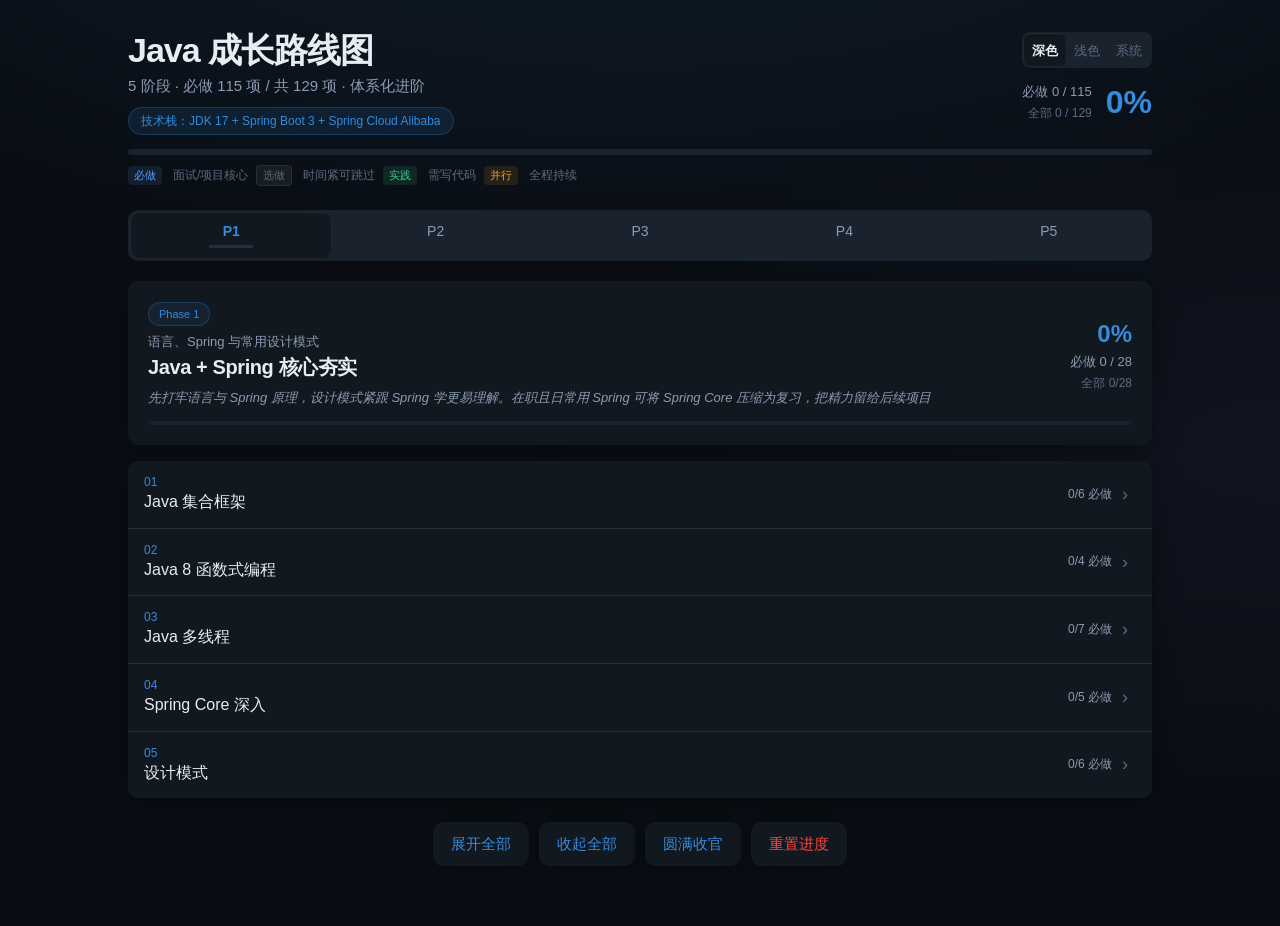
<file: index.html>
<!doctype html>
<html lang="zh-CN">
  <head>
    <meta charset="UTF-8" />
    <meta
      name="viewport"
      content="width=device-width, initial-scale=1.0, viewport-fit=cover"
    />
    <meta name="theme-color" content="#0a0e14" id="metaThemeColor" />
    <meta name="apple-mobile-web-app-capable" content="yes" />
    <meta
      name="apple-mobile-web-app-status-bar-style"
      content="black-translucent"
    />
    <title>Java Development Roadmap · 体系化进阶</title>
    <script src="js/theme-init.js"></script>
    <link rel="stylesheet" href="css/styles.css" />
  </head>
  <body>
    <div class="app" id="app"></div>
    <div class="toast" id="toast" role="status" aria-live="polite"></div>
    <div class="ios-overlay" id="iosOverlay" hidden>
      <div
        class="ios-alert"
        role="alertdialog"
        aria-modal="true"
        aria-labelledby="iosAlertTitle"
        aria-describedby="iosAlertMessage"
      >
        <div class="ios-alert-title" id="iosAlertTitle"></div>
        <div class="ios-alert-message" id="iosAlertMessage"></div>
        <div class="ios-alert-actions" id="iosAlertActions"></div>
      </div>
    </div>
    <div class="section-complete-overlay" id="sectionCompleteOverlay" hidden>
      <canvas
        class="section-complete-confetti"
        id="sectionCompleteConfetti"
        aria-hidden="true"
      ></canvas>
      <div
        class="section-complete-content"
        role="dialog"
        aria-modal="true"
        aria-labelledby="sectionCompleteTitle"
        aria-describedby="sectionCompleteMessage"
      >
        <div class="section-complete-icon" aria-hidden="true">✓</div>
        <h2 class="section-complete-title" id="sectionCompleteTitle">
          小节通关
        </h2>
        <p class="section-complete-week" id="sectionCompleteWeek"></p>
        <p class="section-complete-subtitle" id="sectionCompleteSubtitle"></p>
        <p class="section-complete-message" id="sectionCompleteMessage"></p>
        <button
          type="button"
          class="section-complete-btn"
          id="sectionCompleteClose"
        >
          继续学习
        </button>
      </div>
    </div>
    <div class="victory-overlay" id="victoryOverlay" hidden>
      <canvas
        class="victory-confetti"
        id="victoryConfetti"
        aria-hidden="true"
      ></canvas>
      <div
        class="victory-content"
        role="dialog"
        aria-modal="true"
        aria-labelledby="victoryTitle"
      >
        <div class="victory-icon" aria-hidden="true">🏆</div>
        <h2 class="victory-title" id="victoryTitle">通关！</h2>
        <p class="victory-subtitle">全部必做任务已完成</p>
        <p class="victory-message" id="victoryMessage"></p>
        <div class="victory-stats" id="victoryStats"></div>
        <button type="button" class="victory-btn" id="victoryClose">
          继续浏览
        </button>
      </div>
    </div>
    <div class="ios-overlay ios-overlay-sheet" id="iosSheetOverlay" hidden>
      <div
        class="ios-action-sheet"
        role="dialog"
        aria-modal="true"
        aria-labelledby="iosSheetTitle"
      >
        <div class="ios-sheet-title" id="iosSheetTitle">更多操作</div>
        <div class="ios-sheet-actions" id="iosSheetActions"></div>
        <button type="button" class="ios-sheet-cancel" id="iosSheetCancel">
          取消
        </button>
      </div>
    </div>
    <script src="js/data.js"></script>
    <script src="js/celebration.js"></script>
    <script src="js/app.js"></script>
  </body>
</html>
</file>
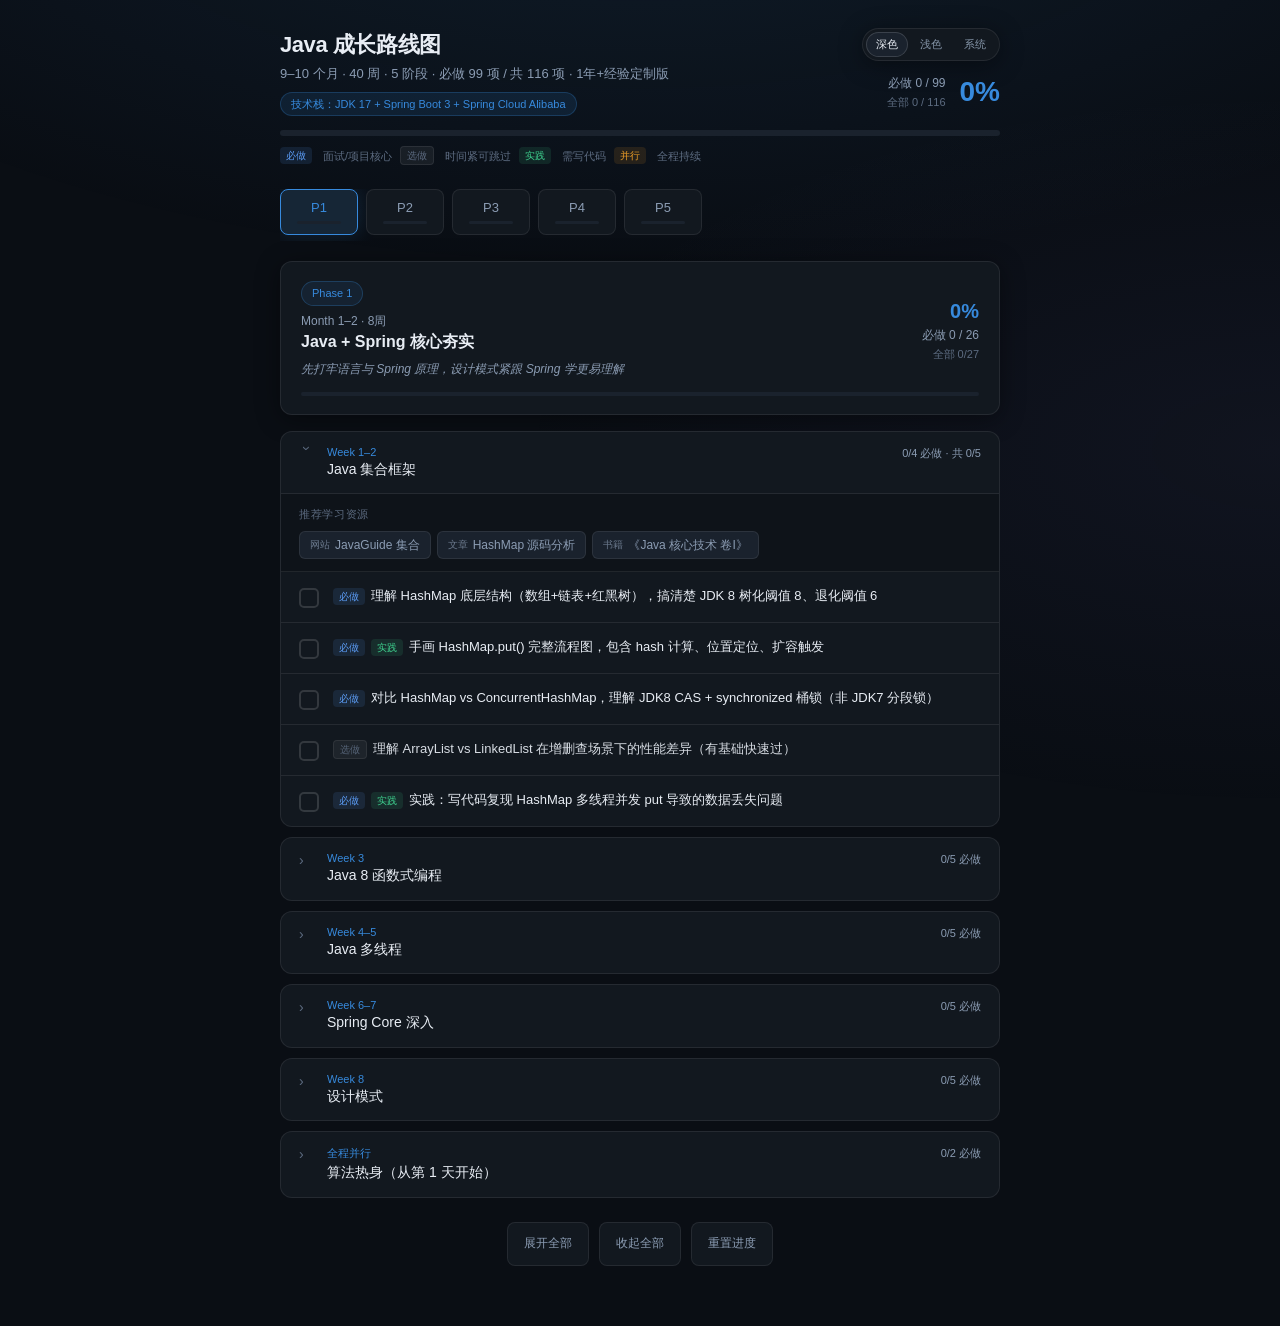
<file: java_growth_roadmap.html>
<!DOCTYPE html>
<html lang="zh-CN">
<head>
  <meta charset="UTF-8" />
  <meta name="viewport" content="width=device-width, initial-scale=1.0, viewport-fit=cover" />
  <meta name="theme-color" content="#0a0e14" id="metaThemeColor" />
  <meta name="apple-mobile-web-app-capable" content="yes" />
  <meta name="apple-mobile-web-app-status-bar-style" content="black-translucent" />
  <title>Java 成长路线图 · 9-10 个月进阶计划</title>
  <script>
    (function () {
      var k = 'java_growth_roadmap_theme';
      var t = localStorage.getItem(k) || 'dark';
      document.documentElement.setAttribute('data-theme', t);
    })();
  </script>
  <style>
    :root,
    [data-theme="dark"] {
      color-scheme: dark;
      --bg: #0a0e14;
      --bg-card: #12181f;
      --bg-card-hover: #161d27;
      --bg-elevated: #1a222d;
      --bg-overlay: rgba(0,0,0,0.2);
      --border: rgba(255,255,255,0.08);
      --border-hover: rgba(255,255,255,0.14);
      --text: #e8edf4;
      --text-secondary: #8b9cb3;
      --text-muted: #5c6b80;
      --accent: #378ADD;
      --success: #3ecf8e;
      --shadow: 0 4px 24px rgba(0,0,0,0.4);
      --gradient-a: rgba(55,138,221,0.12);
      --gradient-b: rgba(127,119,221,0.06);
      --optional-tag-bg: rgba(255,255,255,0.06);
      --theme-meta: #0a0e14;
    }

    [data-theme="light"] {
      color-scheme: light;
      --bg: #f4f6f9;
      --bg-card: #ffffff;
      --bg-card-hover: #eef1f6;
      --bg-elevated: #e3e8ef;
      --bg-overlay: rgba(0,0,0,0.03);
      --border: rgba(0,0,0,0.08);
      --border-hover: rgba(0,0,0,0.14);
      --text: #152030;
      --text-secondary: #5a6b80;
      --text-muted: #8494a7;
      --accent: #2563b8;
      --success: #1a9d5c;
      --shadow: 0 4px 20px rgba(15,23,42,0.08);
      --gradient-a: rgba(55,138,221,0.08);
      --gradient-b: rgba(127,119,221,0.05);
      --optional-tag-bg: rgba(0,0,0,0.04);
      --theme-meta: #f4f6f9;
    }

    [data-theme="system"] {
      color-scheme: dark;
      --bg: #0a0e14;
      --bg-card: #12181f;
      --bg-card-hover: #161d27;
      --bg-elevated: #1a222d;
      --bg-overlay: rgba(0,0,0,0.2);
      --border: rgba(255,255,255,0.08);
      --border-hover: rgba(255,255,255,0.14);
      --text: #e8edf4;
      --text-secondary: #8b9cb3;
      --text-muted: #5c6b80;
      --accent: #378ADD;
      --success: #3ecf8e;
      --shadow: 0 4px 24px rgba(0,0,0,0.4);
      --gradient-a: rgba(55,138,221,0.12);
      --gradient-b: rgba(127,119,221,0.06);
      --optional-tag-bg: rgba(255,255,255,0.06);
      --theme-meta: #0a0e14;
    }

    @media (prefers-color-scheme: light) {
      [data-theme="system"] {
        color-scheme: light;
        --bg: #f4f6f9;
        --bg-card: #ffffff;
        --bg-card-hover: #eef1f6;
        --bg-elevated: #e3e8ef;
        --bg-overlay: rgba(0,0,0,0.03);
        --border: rgba(0,0,0,0.08);
        --border-hover: rgba(0,0,0,0.14);
        --text: #152030;
        --text-secondary: #5a6b80;
        --text-muted: #8494a7;
        --accent: #2563b8;
        --success: #1a9d5c;
        --shadow: 0 4px 20px rgba(15,23,42,0.08);
        --gradient-a: rgba(55,138,221,0.08);
        --gradient-b: rgba(127,119,221,0.05);
        --optional-tag-bg: rgba(0,0,0,0.04);
        --theme-meta: #f4f6f9;
      }
    }

    :root {
      --radius: 12px;
      --radius-sm: 8px;
      --transition: 0.2s ease;
    }

    * { box-sizing: border-box; margin: 0; padding: 0; }

    html {
      -webkit-text-size-adjust: 100%;
      text-size-adjust: 100%;
    }

    body {
      font-family: -apple-system, BlinkMacSystemFont, "Segoe UI", "PingFang SC", "Microsoft YaHei", sans-serif;
      background: var(--bg);
      color: var(--text);
      min-height: 100vh;
      min-height: 100dvh;
      line-height: 1.5;
      overflow-x: hidden;
      -webkit-tap-highlight-color: transparent;
    }

    body::before {
      content: '';
      position: fixed;
      inset: 0;
      background:
        radial-gradient(ellipse 80% 50% at 50% -20%, var(--gradient-a), transparent),
        radial-gradient(ellipse 60% 40% at 100% 50%, var(--gradient-b), transparent);
      pointer-events: none;
      z-index: 0;
      transition: background 0.25s ease;
    }

    body {
      transition: background-color 0.25s ease, color 0.25s ease;
    }

    .app {
      position: relative;
      z-index: 1;
      width: 100%;
      max-width: 760px;
      margin: 0 auto;
      padding: 28px 20px calc(60px + env(safe-area-inset-bottom, 0px));
      padding-top: calc(28px + env(safe-area-inset-top, 0px));
    }

    /* Header */
    .header {
      margin-bottom: 24px;
    }

    .header-top {
      display: flex;
      justify-content: space-between;
      align-items: flex-start;
      gap: 16px;
      margin-bottom: 14px;
    }

    .header-main { flex: 1; min-width: 0; }

    .header-actions {
      display: flex;
      flex-direction: column;
      align-items: flex-end;
      gap: 10px;
      flex-shrink: 0;
    }

    /* Theme switcher */
    .theme-switcher {
      display: inline-flex;
      padding: 3px;
      border-radius: 999px;
      border: 1px solid var(--border);
      background: var(--bg-card);
      box-shadow: var(--shadow);
      gap: 2px;
    }

    .theme-btn {
      border: none;
      background: transparent;
      color: var(--text-muted);
      font-size: 11px;
      line-height: 1;
      padding: 7px 10px;
      border-radius: 999px;
      cursor: pointer;
      font-family: inherit;
      white-space: nowrap;
      touch-action: manipulation;
      transition: all var(--transition);
    }

    .theme-btn:hover {
      color: var(--text);
      background: var(--bg-card-hover);
    }

    .theme-btn.active {
      color: var(--text);
      background: var(--bg-elevated);
      box-shadow: inset 0 0 0 1px var(--border-hover);
      font-weight: 500;
    }

    .header h1 {
      font-size: 22px;
      font-weight: 600;
      letter-spacing: -0.02em;
    }

    .header .subtitle {
      font-size: 13px;
      color: var(--text-secondary);
      margin-top: 4px;
      line-height: 1.45;
      word-break: break-word;
    }

    .header .badge {
      display: inline-block;
      margin-top: 8px;
      padding: 3px 10px;
      font-size: 11px;
      color: var(--accent);
      background: rgba(55,138,221,0.12);
      border: 1px solid rgba(55,138,221,0.25);
      border-radius: 20px;
    }

    .overall-progress {
      text-align: right;
      flex-shrink: 0;
      display: flex;
      align-items: center;
      gap: 14px;
    }

    .overall-pct {
      font-size: 28px;
      font-weight: 600;
      font-variant-numeric: tabular-nums;
      transition: color 0.3s;
    }

    .overall-label {
      font-size: 12px;
      color: var(--text-secondary);
    }

    .progress-track {
      height: 6px;
      background: var(--bg-elevated);
      border-radius: 3px;
      overflow: hidden;
    }

    .progress-fill {
      height: 100%;
      border-radius: 3px;
      transition: width 0.45s cubic-bezier(0.4, 0, 0.2, 1);
      background: linear-gradient(90deg, var(--phase-color, var(--accent)), color-mix(in srgb, var(--phase-color, var(--accent)) 70%, white));
    }

    /* Phase tabs */
    .phase-tabs {
      display: flex;
      gap: 8px;
      overflow-x: auto;
      overflow-y: hidden;
      padding-bottom: 6px;
      margin-bottom: 20px;
      scrollbar-width: none;
      -ms-overflow-style: none;
      scroll-snap-type: x proximity;
      -webkit-overflow-scrolling: touch;
    }

    .phase-tabs::-webkit-scrollbar { display: none; }

    .phase-tab {
      flex-shrink: 0;
      padding: 10px 16px;
      border-radius: var(--radius-sm);
      border: 1px solid var(--border);
      background: var(--bg-card);
      color: var(--text-secondary);
      cursor: pointer;
      font-size: 13px;
      transition: all var(--transition);
      display: flex;
      flex-direction: column;
      align-items: center;
      gap: 6px;
      min-width: 72px;
      scroll-snap-align: start;
      touch-action: manipulation;
    }

    .phase-tab:hover {
      border-color: var(--border-hover);
      background: var(--bg-card-hover);
    }

    .phase-tab.active {
      border-color: var(--tab-color);
      background: color-mix(in srgb, var(--tab-color) 12%, var(--bg-card));
      color: var(--tab-color);
      font-weight: 500;
      box-shadow: 0 0 20px color-mix(in srgb, var(--tab-color) 20%, transparent);
    }

    .phase-tab .mini-track {
      width: 44px;
      height: 3px;
      background: var(--bg-elevated);
      border-radius: 2px;
      overflow: hidden;
    }

    .phase-tab .mini-fill {
      height: 100%;
      background: var(--tab-color);
      border-radius: 2px;
      transition: width 0.4s ease;
    }

    /* Phase card */
    .phase-card {
      background: var(--bg-card);
      border: 1px solid var(--border);
      border-radius: var(--radius);
      padding: 18px 20px;
      margin-bottom: 16px;
      box-shadow: var(--shadow);
    }

    .phase-card-header {
      display: flex;
      justify-content: space-between;
      align-items: center;
    }

    .phase-tag {
      display: inline-block;
      font-size: 11px;
      font-weight: 500;
      padding: 3px 10px;
      border-radius: 20px;
      margin-bottom: 6px;
    }

    .phase-title {
      font-size: 16px;
      font-weight: 600;
    }

    .phase-sub {
      font-size: 12px;
      color: var(--text-secondary);
    }

    .phase-pct {
      font-size: 20px;
      font-weight: 600;
      font-variant-numeric: tabular-nums;
    }

    .phase-progress-track {
      margin-top: 14px;
      height: 4px;
    }

    /* Sections */
    .sections { display: flex; flex-direction: column; gap: 10px; }

    .section {
      background: var(--bg-card);
      border: 1px solid var(--border);
      border-radius: var(--radius);
      overflow: hidden;
      transition: border-color var(--transition);
    }

    .section.done {
      border-color: color-mix(in srgb, var(--success) 30%, var(--border));
    }

    .section-header {
      width: 100%;
      padding: 14px 18px;
      background: transparent;
      border: none;
      color: var(--text);
      cursor: pointer;
      display: flex;
      align-items: flex-start;
      gap: 12px;
      text-align: left;
      font-family: inherit;
      transition: background var(--transition);
      touch-action: manipulation;
    }

    .section-header:hover { background: var(--bg-card-hover); }

    .section-chevron {
      color: var(--text-muted);
      font-size: 14px;
      transition: transform 0.25s ease;
      flex-shrink: 0;
      width: 16px;
    }

    .section.open .section-chevron { transform: rotate(90deg); }

    .section-info { flex: 1; min-width: 0; }

    .section-meta {
      display: block;
    }

    .section-week {
      display: block;
      font-size: 11px;
      font-weight: 500;
      margin-bottom: 2px;
    }

    .section-title {
      display: block;
      font-size: 14px;
      font-weight: 500;
      line-height: 1.4;
      word-break: break-word;
    }

    .section-count {
      font-size: 11px;
      color: var(--text-secondary);
      flex-shrink: 0;
      font-variant-numeric: tabular-nums;
      text-align: right;
      line-height: 1.35;
      max-width: 42%;
    }

    .section-count.all-done { color: var(--success); }

    .section-body {
      border-top: 1px solid var(--border);
      display: none;
    }

    .section.open .section-body { display: block; }

    /* Resources */
    .resources {
      padding: 12px 18px;
      background: var(--bg-overlay);
      border-bottom: 1px solid var(--border);
    }

    .resources-label {
      font-size: 11px;
      color: var(--text-muted);
      text-transform: uppercase;
      letter-spacing: 0.06em;
      margin-bottom: 8px;
    }

    .resource-list {
      display: flex;
      flex-wrap: wrap;
      gap: 6px;
    }

    .resource-link {
      display: inline-flex;
      align-items: center;
      gap: 5px;
      padding: 4px 10px;
      font-size: 12px;
      border-radius: 6px;
      text-decoration: none;
      transition: all var(--transition);
      border: 1px solid var(--border);
      color: var(--text-secondary);
      background: var(--bg-elevated);
    }

    .resource-link:hover {
      border-color: var(--phase-color);
      color: var(--phase-color);
      background: color-mix(in srgb, var(--phase-color) 8%, var(--bg-elevated));
    }

    .resource-link .rtype {
      font-size: 10px;
      opacity: 0.7;
    }

    .resource-link.no-url {
      cursor: default;
      pointer-events: none;
    }

    /* Tasks */
    .task {
      display: flex;
      align-items: flex-start;
      gap: 14px;
      padding: 14px 18px;
      cursor: pointer;
      transition: background var(--transition);
      user-select: none;
      touch-action: manipulation;
      min-height: 48px;
    }

    .task:active { background: var(--bg-card-hover); }

    .task:hover { background: var(--bg-card-hover); }

    .task + .task { border-top: 1px solid var(--border); }

    .checkbox {
      width: 20px;
      height: 20px;
      border-radius: 5px;
      border: 2px solid var(--border-hover);
      flex-shrink: 0;
      margin-top: 2px;
      display: flex;
      align-items: center;
      justify-content: center;
      transition: all 0.2s cubic-bezier(0.4, 0, 0.2, 1);
    }

    .task:hover .checkbox { border-color: var(--phase-color); }

    .task.done .checkbox {
      background: var(--phase-color);
      border-color: var(--phase-color);
      transform: scale(1.05);
    }

    .checkbox svg {
      width: 11px;
      height: 9px;
      opacity: 0;
      transform: scale(0.5);
      transition: all 0.2s ease;
    }

    .task.done .checkbox svg {
      opacity: 1;
      transform: scale(1);
    }

    .task-text {
      font-size: 13px;
      line-height: 1.55;
      transition: all var(--transition);
      flex: 1;
      min-width: 0;
      word-break: break-word;
    }

    .task.done .task-text {
      color: var(--text-muted);
      text-decoration: line-through;
      text-decoration-color: var(--text-muted);
    }

    .task-tag {
      display: inline-block;
      font-size: 10px;
      padding: 1px 6px;
      border-radius: 4px;
      margin-right: 6px;
      vertical-align: middle;
      font-weight: 500;
    }

    .task-tag.practice {
      color: #3ecf8e;
      background: rgba(62,207,142,0.12);
    }

    .task-tag.parallel {
      color: #EF9F27;
      background: rgba(239,159,39,0.12);
    }

    .task-tag.required {
      color: #5b9cf5;
      background: rgba(91,156,245,0.12);
    }

    .task-tag.optional {
      color: var(--text-muted);
      background: var(--optional-tag-bg);
      border: 1px solid var(--border);
    }

    .task.optional-task .task-text { opacity: 0.92; }

    .legend {
      display: flex;
      flex-wrap: wrap;
      gap: 8px;
      margin-top: 10px;
    }

    .legend-item {
      font-size: 11px;
      color: var(--text-muted);
      display: inline-flex;
      align-items: center;
      gap: 5px;
    }

    .required-label {
      font-size: 11px;
      color: var(--text-muted);
      margin-top: 2px;
    }

    /* Footer actions */
    .footer-actions {
      display: flex;
      gap: 10px;
      margin-top: 24px;
      justify-content: center;
    }

    .btn {
      padding: 10px 16px;
      font-size: 12px;
      border-radius: var(--radius-sm);
      border: 1px solid var(--border);
      background: var(--bg-card);
      color: var(--text-secondary);
      cursor: pointer;
      font-family: inherit;
      transition: all var(--transition);
      touch-action: manipulation;
      min-height: 44px;
    }

    .btn:hover {
      border-color: var(--border-hover);
      color: var(--text);
      background: var(--bg-card-hover);
    }

    .btn-danger:hover {
      border-color: rgba(216,90,48,0.4);
      color: #e87a5a;
    }

    /* Toast */
    .toast {
      position: fixed;
      bottom: calc(28px + env(safe-area-inset-bottom, 0px));
      left: 50%;
      transform: translateX(-50%) translateY(80px);
      background: var(--bg-elevated);
      border: 1px solid var(--success);
      color: var(--success);
      padding: 10px 20px;
      border-radius: var(--radius-sm);
      font-size: 13px;
      box-shadow: var(--shadow);
      opacity: 0;
      transition: all 0.35s cubic-bezier(0.4, 0, 0.2, 1);
      z-index: 100;
      pointer-events: none;
      max-width: calc(100vw - 32px);
      text-align: center;
      line-height: 1.45;
    }

    .toast.show {
      opacity: 1;
      transform: translateX(-50%) translateY(0);
    }

    @media (max-width: 640px) {
      .app {
        padding: 16px 14px calc(48px + env(safe-area-inset-bottom, 0px));
        padding-top: calc(16px + env(safe-area-inset-top, 0px));
      }

      .header { margin-bottom: 18px; }

      .header-top {
        flex-direction: column;
        gap: 12px;
      }

      .header-actions {
        width: 100%;
        flex-direction: column;
        align-items: stretch;
        gap: 10px;
      }

      .theme-switcher {
        width: 100%;
        display: flex;
        justify-content: space-between;
      }

      .theme-btn {
        flex: 1;
        padding: 8px 6px;
        font-size: 10px;
      }

      .header-main { width: 100%; }

      .header h1 { font-size: 20px; }

      .header .subtitle { font-size: 12px; }

      .header .badge {
        font-size: 10px;
        line-height: 1.4;
        max-width: 100%;
      }

      .overall-progress {
        text-align: left;
        width: 100%;
        display: flex;
        align-items: center;
        justify-content: space-between;
        gap: 12px;
        padding: 12px 14px;
        background: var(--bg-card);
        border: 1px solid var(--border);
        border-radius: var(--radius-sm);
      }

      .overall-pct { font-size: 24px; }

      .overall-label,
      .required-label { font-size: 11px; }

      .legend {
        gap: 6px 10px;
      }

      .legend-item { font-size: 10px; }

      .phase-tabs {
        margin-left: -4px;
        margin-right: -4px;
        padding-left: 4px;
        padding-right: 4px;
      }

      .phase-tab {
        min-width: 62px;
        padding: 8px 12px;
        font-size: 12px;
      }

      .phase-card {
        padding: 14px 16px;
      }

      .phase-card-header {
        flex-direction: column;
        align-items: stretch;
        gap: 12px;
      }

      .phase-card-header > div:last-child {
        display: flex;
        align-items: center;
        justify-content: space-between;
        padding-top: 10px;
        border-top: 1px solid var(--border);
      }

      .phase-title { font-size: 15px; }

      .phase-pct { font-size: 18px; }

      .section-header {
        flex-wrap: wrap;
        padding: 12px 14px;
        gap: 10px;
      }

      .section-chevron { margin-top: 2px; }

      .section-count {
        max-width: 100%;
        width: 100%;
        padding-left: 26px;
        margin-top: 2px;
        text-align: left;
        font-size: 10px;
      }

      .resources,
      .task {
        padding-left: 14px;
        padding-right: 14px;
      }

      .resource-link {
        font-size: 11px;
        padding: 6px 10px;
        max-width: 100%;
        word-break: break-word;
      }

      .task {
        gap: 12px;
        padding-top: 12px;
        padding-bottom: 12px;
      }

      .task-text { font-size: 12px; }

      .task-tag {
        font-size: 9px;
        margin-bottom: 2px;
      }

      .footer-actions {
        flex-wrap: wrap;
        gap: 8px;
      }

      .btn {
        flex: 1 1 calc(50% - 4px);
        font-size: 11px;
        padding: 10px 8px;
      }

      .btn-danger {
        flex: 1 1 100%;
      }
    }

    @media (max-width: 380px) {
      .header h1 { font-size: 18px; }

      .overall-progress {
        flex-direction: column;
        align-items: flex-start;
      }

      .phase-tab { min-width: 56px; }

      .section-count {
        padding-left: 0;
        line-height: 1.5;
      }

      .footer-actions { flex-direction: column; }

      .btn { flex: 1 1 100%; width: 100%; }
    }
  </style>
</head>
<body>
  <div class="app" id="app"></div>
  <div class="toast" id="toast"></div>

  <script>
  const SK = 'java_growth_roadmap_v3';
  const THEME_SK = 'java_growth_roadmap_theme';
  const TOTAL_WEEKS = 40;

  const PHASES = [
    {
      id:'p1', n:1, title:'Java + Spring 核心夯实', sub:'Month 1–2 · 8周', color:'#378ADD',
      note:'先打牢语言与 Spring 原理，设计模式紧跟 Spring 学更易理解',
      sections:[
        { id:'s101', week:'Week 1–2', title:'Java 集合框架',
          resources:[
            { label:'JavaGuide 集合', url:'https://javaguide.cn/java/collection/', type:'网站' },
            { label:'HashMap 源码分析', url:'https://javaguide.cn/java/collection/hashmap-source-code.html', type:'文章' },
            { label:'《Java 核心技术 卷I》', type:'书籍' },
          ],
          tasks:[
            { id:'t001', t:'理解 HashMap 底层结构（数组+链表+红黑树），搞清楚 JDK 8 树化阈值 8、退化阈值 6' },
            { id:'t002', t:'手画 HashMap.put() 完整流程图，包含 hash 计算、位置定位、扩容触发', practice:true },
            { id:'t003', t:'对比 HashMap vs ConcurrentHashMap，理解 JDK8 CAS + synchronized 桶锁（非 JDK7 分段锁）' },
            { id:'t004', t:'理解 ArrayList vs LinkedList 在增删查场景下的性能差异（有基础快速过）', optional:true },
            { id:'t005', t:'实践：写代码复现 HashMap 多线程并发 put 导致的数据丢失问题', practice:true },
          ]
        },
        { id:'s102', week:'Week 3', title:'Java 8 函数式编程',
          resources:[
            { label:'Oracle Java SE 文档', url:'https://docs.oracle.com/en/java/javase/17/', type:'官方' },
            { label:'《Java 核心技术》Lambda 章节', type:'书籍' },
          ],
          tasks:[
            { id:'t011', t:'掌握四大函数式接口：Function、Predicate、Consumer、Supplier' },
            { id:'t012', t:'Stream API：filter / map / flatMap / reduce / collect 各写 2 个例子' },
            { id:'t013', t:'Optional 正确使用，避免 isPresent() + get() 反模式' },
            { id:'t014', t:'CompletableFuture：thenApply / thenCompose / allOf 异步组合' },
            { id:'t015', t:'实践：将工作代码中一段 for 循环改写为 Stream 链式写法', practice:true },
          ]
        },
        { id:'s103', week:'Week 4–5', title:'Java 多线程',
          resources:[
            { label:'《Java 并发编程实战》', type:'书籍' },
            { label:'JavaGuide 并发', url:'https://javaguide.cn/java/concurrent/', type:'网站' },
            { label:'尚硅谷 JUC 教程', url:'https://www.bilibili.com', type:'视频' },
          ],
          tasks:[
            { id:'t021', t:'synchronized：对象锁 vs 类锁，锁升级（偏向→轻量→重量）' },
            { id:'t022', t:'volatile：可见性、禁止重排序，与 synchronized 的区别' },
            { id:'t023', t:'ThreadLocal：原理、内存泄漏原因、正确使用 remove()' },
            { id:'t024', t:'ThreadPoolExecutor：7 个核心参数 + 4 种拒绝策略，结合项目举例' },
            { id:'t025', t:'实践：扫描工作项目，找一处线程安全风险并分析', practice:true },
          ]
        },
        { id:'s104', week:'Week 6–7', title:'Spring Core 深入',
          resources:[
            { label:'Spring 官方文档', url:'https://docs.spring.io/spring-framework/reference/', type:'官方' },
            { label:'Spring Boot 3 文档', url:'https://docs.spring.io/spring-boot/docs/current/reference/html/', type:'官方' },
            { label:'《Spring 实战》第6版', type:'书籍' },
          ],
          tasks:[
            { id:'t031', t:'Spring Bean 生命周期：实例化→注入→Aware→BPP→初始化→销毁' },
            { id:'t032', t:'@Transactional 6 种失效场景，逐一写代码复现', practice:true },
            { id:'t033', t:'AOP：JDK Proxy vs CGLIB，理解同类内调用不触发切面' },
            { id:'t034', t:'Boot 3 自动装配：@EnableAutoConfiguration → AutoConfiguration.imports → @Conditional' },
            { id:'t035', t:'Spring MVC 请求链路：DispatcherServlet → Mapping → Interceptor → Controller' },
          ]
        },
        { id:'s106', week:'Week 8', title:'设计模式',
          resources:[
            { label:'JavaGuide 设计模式', url:'https://javaguide.cn/system-design/design-pattern/', type:'网站' },
            { label:'Refactoring Guru', url:'https://refactoring.guru/design-patterns', type:'教程' },
            { label:'《Head First 设计模式》', type:'书籍' },
          ],
          tasks:[
            { id:'t051', t:'掌握单例、工厂、策略、模板方法、观察者 5 种常用模式及适用场景' },
            { id:'t052', t:'在 JDK/Spring 中找应用：Runtime(单例)、BeanFactory(工厂)、JDK 观察者模式' },
            { id:'t053', t:'理解 Spring AOP 与代理模式的关系，对比代理模式与装饰器模式' },
            { id:'t054', t:'实践：用策略模式重构工作代码中一段 if-else 业务分支', practice:true },
            { id:'t055', t:'整理 5 种模式各 1 个面试问答：解决什么问题、项目里哪用过' },
          ]
        },
        { id:'s105', week:'全程并行', title:'算法热身（从第 1 天开始）',
          resources:[
            { label:'LeetCode 中国', url:'https://leetcode.cn/', type:'刷题' },
            { label:'代码随想录', url:'https://programmercarl.com/', type:'题单' },
          ],
          tasks:[
            { id:'t041', t:'每天 1 题 LeetCode Easy，坚持到求职结束（目标累计 120+）', parallel:true },
            { id:'t042', t:'第 1 月重点：数组、链表各 10 题' },
          ]
        },
      ]
    },
    {
      id:'p2', n:2, title:'基础设施 + 数据库 + JVM', sub:'Month 2.5–4.5 · 9周', color:'#1D9E75',
      note:'JVM 从后期前移至此，面试前留出足够消化时间',
      sections:[
        { id:'s201', week:'Week 9–10', title:'Linux + Docker',
          resources:[
            { label:'Docker 从入门到实践', url:'https://yeasy.gitbook.io/docker_practice/', type:'教程' },
            { label:'Docker 官方文档', url:'https://docs.docker.com/', type:'官方' },
            { label:'鸟哥 Linux 私房菜', type:'书籍' },
          ],
          tasks:[
            { id:'t101', t:'Linux 常用命令：文件、权限、进程（ps/top/kill）' },
            { id:'t102', t:'Vim 基础：Normal/Insert 模式，保存退出、查找替换（vimtutor）', optional:true },
            { id:'t103', t:'Docker：镜像/容器/网络/Volume，掌握 build/run/exec/logs' },
            { id:'t104', t:'编写 Dockerfile 将 Spring Boot 3 应用打包成镜像', practice:true },
            { id:'t105', t:'Docker Compose 多服务配置：depends_on、networks、volumes', practice:true },
          ]
        },
        { id:'s202', week:'Week 11–12', title:'云服务器搭建',
          resources:[
            { label:'腾讯云轻量文档', url:'https://cloud.tencent.com/document/product/1207', type:'官方' },
            { label:'阿里云 ECS 文档', url:'https://help.aliyun.com/product/25365.html', type:'官方' },
            { label:'Nginx 入门指南', url:'https://nginx.org/en/docs/beginners_guide.html', type:'官方' },
          ],
          tasks:[
            { id:'t111', t:'购买云服务器（2核2G），配置 SSH 密钥登录', optional:true },
            { id:'t112', t:'配置安全组/防火墙，理解入站出站端口规则', optional:true },
            { id:'t113', t:'Docker Compose 部署 MySQL + Redis + Nacos', practice:true },
            { id:'t114', t:'验证服务连通性，配置 Nacos 持久化到 MySQL' },
            { id:'t115', t:'域名 + Nginx 反向代理 upstream/proxy_pass', optional:true },
          ]
        },
        { id:'s203', week:'Week 13', title:'Jenkins CI/CD',
          resources:[
            { label:'Jenkins 官方手册', url:'https://www.jenkins.io/doc/book/', type:'官方' },
            { label:'Pipeline 语法', url:'https://www.jenkins.io/doc/book/pipeline/syntax/', type:'官方' },
          ],
          tasks:[
            { id:'t121', t:'Docker 部署 Jenkins，安装 JDK/Maven/Git 插件' },
            { id:'t122', t:'Freestyle 任务：拉代码 → mvn package → 部署到服务器', practice:true },
            { id:'t123', t:'改用 Jenkinsfile 声明式 Pipeline（stages/steps）', practice:true, optional:true },
            { id:'t124', t:'配置 Git Webhook 自动触发构建', optional:true },
            { id:'t125', t:'加入构建通知（钉钉 Webhook 或邮件）', optional:true },
          ]
        },
        { id:'s204', week:'Week 14', title:'MySQL 深入',
          resources:[
            { label:'小林 coding MySQL', url:'https://xiaolincoding.com/mysql/', type:'图解' },
            { label:'《高性能 MySQL》', type:'书籍' },
            { label:'极客时间 MySQL 45讲', url:'https://time.geekbang.org/', type:'课程' },
          ],
          tasks:[
            { id:'t131', t:'EXPLAIN：type 字段含义（system>const>ref>range>index>ALL）' },
            { id:'t132', t:'索引：最左前缀、覆盖索引、索引失效 10 种场景' },
            { id:'t133', t:'MVCC：Read View、undo log、trx_id/roll_pointer 协作' },
            { id:'t134', t:'死锁：4 必要条件，SHOW ENGINE INNODB STATUS 定位' },
            { id:'t135', t:'实践：分析工作中 3 条慢 SQL 并给出索引优化', practice:true },
          ]
        },
        { id:'s205', week:'Week 15', title:'Redis 基础（项目前置）',
          resources:[
            { label:'Redis 官方文档', url:'https://redis.io/docs/', type:'官方' },
            { label:'JavaGuide Redis', url:'https://javaguide.cn/database/redis/', type:'网站' },
            { label:'小林 coding Redis', url:'https://xiaolincoding.com/redis/', type:'图解' },
          ],
          tasks:[
            { id:'t141', t:'五种数据结构使用场景：String/Hash/List/Set/ZSet' },
            { id:'t142', t:'过期策略 + 内存淘汰策略（LRU/LFU）' },
            { id:'t143', t:'缓存穿透/击穿/雪崩的原因与解决方案' },
            { id:'t144', t:'分布式锁：SET NX EX 缺陷 + Redisson 基本原理' },
            { id:'t145', t:'实践：在本地项目实现一个接口缓存 + 缓存更新', practice:true },
          ]
        },
        { id:'s206', week:'Week 16–17', title:'JVM 基础',
          resources:[
            { label:'《深入理解 Java 虚拟机》', type:'书籍' },
            { label:'Oracle JVM 参数', url:'https://docs.oracle.com/en/java/javase/17/docs/specs/man/java.html', type:'官方' },
            { label:'Eclipse MAT', url:'https://eclipse.dev/mat/', type:'工具' },
          ],
          tasks:[
            { id:'t321', t:'JVM 内存区域：堆/栈/方法区/程序计数器，各区 OOM 类型' },
            { id:'t322', t:'GC 算法：标记清除/复制/整理，Minor GC vs Full GC' },
            { id:'t323', t:'G1 收集器：Region 结构、Mixed GC（了解 ZGC 即可）' },
            { id:'t324', t:'OOM 排查：jmap dump + MAT 分析大对象/泄漏', practice:true },
            { id:'t325', t:'JVM 参数：-Xms/-Xmx/-Xss/-XX:+HeapDumpOnOutOfMemoryError' },
          ]
        },
      ]
    },
    {
      id:'p3', n:3, title:'个人微服务项目', sub:'Month 5–7 · 11周（核心，勿压缩）', color:'#EF9F27',
      note:'含 Kafka 实战与分布式事务接入，与微服务项目结合落地',
      sections:[
        { id:'s301', week:'Week 18–19', title:'项目脚手架搭建',
          resources:[
            { label:'Spring Cloud Alibaba', url:'https://sca.aliyun.com/', type:'官方' },
            { label:'Nacos 快速开始', url:'https://nacos.io/docs/latest/quickstart/quick-start/', type:'官方' },
            { label:'Gateway 文档', url:'https://docs.spring.io/spring-cloud-gateway/reference/', type:'官方' },
          ],
          tasks:[
            { id:'t201', t:'规划模块：gateway / auth / user / common，明确职责边界' },
            { id:'t202', t:'Maven 多模块父子工程 + dependencyManagement 统一版本', practice:true },
            { id:'t203', t:'接入 Nacos 服务注册 + 配置中心，服务互相发现', practice:true },
            { id:'t204', t:'Spring Cloud Gateway：路由、Predicate、全局过滤器', practice:true },
            { id:'t205', t:'Feign 服务间调用 + 超时/重试配置', practice:true },
          ]
        },
        { id:'s302', week:'Week 20–21', title:'RBAC 权限系统',
          resources:[
            { label:'Spring Security 文档', url:'https://docs.spring.io/spring-security/reference/', type:'官方' },
            { label:'JWT.io', url:'https://jwt.io/', type:'工具' },
            { label:'RBAC 设计参考', url:'https://javaguide.cn/system-design/security/rbac.html', type:'文章' },
          ],
          tasks:[
            { id:'t211', t:'设计 RBAC 五表：user/role/permission/user_role/role_permission' },
            { id:'t212', t:'JWT 登录流程：登录→颁 Token→网关解析→传递下游', practice:true },
            { id:'t213', t:'Spring Security：UserDetailsService + @PreAuthorize 接口权限', practice:true },
            { id:'t214', t:'网关鉴权过滤器：校验 Token，userId 放入请求头', practice:true },
            { id:'t215', t:'双 Token（Access + Refresh）无感刷新', practice:true, optional:true },
          ]
        },
        { id:'s303', week:'Week 22–23', title:'全链路日志追踪',
          resources:[
            { label:'SLF4J MDC 文档', url:'http://www.slf4j.org/manual.html#mdc', type:'官方' },
            { label:'Logback 配置', url:'https://logback.qos.ch/manual/configuration.html', type:'官方' },
          ],
          tasks:[
            { id:'t221', t:'网关 GlobalFilter 生成 traceId，注入 X-Trace-Id', practice:true },
            { id:'t222', t:'下游 Interceptor：traceId 放入 MDC，请求结束 remove', practice:true },
            { id:'t223', t:'Feign RequestInterceptor 透传 X-Trace-Id', practice:true },
            { id:'t224', t:'Logback pattern 加入 %X{traceId} %X{serviceName}', practice:true },
            { id:'t225', t:'验证：gateway→auth→user 全链路 traceId 一致', practice:true },
          ]
        },
        { id:'s304', week:'Week 24–25', title:'SkyWalking + 项目完善',
          resources:[
            { label:'SkyWalking 文档', url:'https://skywalking.apache.org/docs/', type:'官方' },
            { label:'Knife4j 文档', url:'https://doc.xiaominfo.com/', type:'官方' },
          ],
          tasks:[
            { id:'t231', t:'Docker 部署 SkyWalking OAP + UI', practice:true, optional:true },
            { id:'t232', t:'Java Agent 接入（-javaagent 参数）', practice:true, optional:true },
            { id:'t233', t:'UI 验证调用链路图、耗时分布、异常定位', optional:true },
            { id:'t234', t:'全局异常处理 @RestControllerAdvice + @Validated 参数校验', practice:true },
            { id:'t235', t:'Knife4j 接口文档，完善注解和描述', practice:true },
          ]
        },
        { id:'s305', week:'Week 26–27', title:'Kafka 实战接入',
          resources:[
            { label:'《Kafka 权威指南》', type:'书籍' },
            { label:'Kafka 官方文档', url:'https://kafka.apache.org/documentation/', type:'官方' },
            { label:'Spring Kafka 文档', url:'https://docs.spring.io/spring-kafka/reference/', type:'官方' },
          ],
          tasks:[
            { id:'t241', t:'Docker Compose 部署 Kafka（KRaft 或 ZooKeeper 模式）', practice:true },
            { id:'t242', t:'Spring Kafka 生产者：发送业务消息，配置 acks、retries、幂等', practice:true },
            { id:'t243', t:'消费者：ConsumerGroup、手动提交 Offset、处理重复消费', practice:true },
            { id:'t244', t:'消息不丢失：生产者确认 + Broker 持久化 + 消费者手动 ack', practice:true },
            { id:'t245', t:'项目落地：Kafka 实现异步业务（注册通知、订单状态变更等）', practice:true },
          ]
        },
        { id:'s306', week:'Week 28', title:'分布式事务',
          resources:[
            { label:'Seata 官方文档', url:'https://seata.io/zh-cn/docs/overview/what-is-seata.html', type:'官方' },
            { label:'JavaGuide 分布式事务', url:'https://javaguide.cn/distributed-system/distributed-transaction.html', type:'网站' },
            { label:'SCA Seata 接入', url:'https://sca.aliyun.com/docs/2022/user-guide/seata/overview/', type:'官方' },
          ],
          tasks:[
            { id:'t251', t:'本地事务 vs 分布式事务，2PC/TCC/Saga/消息最终一致性 对比' },
            { id:'t252', t:'Seata AT 模式原理：undo log、一阶段提交、二阶段异步删除' },
            { id:'t253', t:'AT vs TCC vs Saga 适用场景：何时用 Seata、何时用 MQ 最终一致性' },
            { id:'t254', t:'实践：微服务项目接入 Seata，实现跨服务下单扣库存', practice:true },
            { id:'t255', t:'面试准备：哪些场景其实不需要分布式事务（避免过度设计）' },
          ]
        },
      ]
    },
    {
      id:'p4', n:4, title:'深度技术提升', sub:'Month 7.5–8.5 · 6周', color:'#7F77DD',
      sections:[
        { id:'s401', week:'Week 29–30', title:'Redis 深入',
          resources:[
            { label:'《Redis 设计与实现》', type:'书籍' },
            { label:'Redisson Wiki', url:'https://github.com/redisson/redisson/wiki', type:'官方' },
            { label:'JavaGuide Redis 面试', url:'https://javaguide.cn/database/redis/redis-questions.html', type:'网站' },
          ],
          tasks:[
            { id:'t301', t:'底层结构：SDS/跳表/quicklist/listpack' },
            { id:'t302', t:'持久化：RDB vs AOF vs 混合持久化对比' },
            { id:'t303', t:'Redisson WatchDog 自动续期原理' },
            { id:'t304', t:'缓存三大问题深入 + 布隆过滤器/互斥锁/随机TTL' },
            { id:'t305', t:'实践：Lua 脚本实现滑动窗口限流器', practice:true, optional:true },
          ]
        },
        { id:'s402', week:'Week 31–32', title:'系统设计基础',
          resources:[
            { label:'《Kafka 权威指南》', type:'书籍' },
            { label:'Sentinel 文档', url:'https://sentinelguard.io/zh-cn/docs/introduction.html', type:'官方' },
            { label:'JavaGuide 系统设计', url:'https://javaguide.cn/system-design/', type:'网站' },
          ],
          tasks:[
            { id:'t311', t:'Kafka 概念巩固：Topic/Partition/ConsumerGroup/Offset，结合 Phase3 实战回顾' },
            { id:'t312', t:'Sentinel 熔断降级接入项目，理解滑动窗口统计', practice:true, optional:true },
            { id:'t313', t:'雪花算法结构 + 时钟回拨问题与方案' },
            { id:'t314', t:'限流：令牌桶 vs 漏桶 vs 滑动窗口适用场景' },
            { id:'t315', t:'设计秒杀方案：Redis 预减 + Kafka 异步落库 + 幂等', practice:true },
          ]
        },
        { id:'s407', week:'Week 33', title:'JVM 复习巩固',
          resources:[
            { label:'《深入理解 Java 虚拟机》', type:'书籍' },
            { label:'JavaGuide JVM', url:'https://javaguide.cn/java/jvm/', type:'网站' },
          ],
          tasks:[
            { id:'t326', t:'二刷 JVM：手绘内存布局，口述各区域存什么、哪些 OOM' },
            { id:'t327', t:'模拟面试：讲清 G1 GC 流程，与 CMS/ZGC 区别' },
            { id:'t328', t:'模拟面试：线上 OOM 排查步骤（dump→MAT→定位→修复）' },
          ]
        },
        { id:'s404', week:'Week 34', title:'项目完善与文档',
          resources:[
            { label:'JUnit 5 文档', url:'https://junit.org/junit5/docs/current/user-guide/', type:'官方' },
            { label:'JMeter 用户手册', url:'https://jmeter.apache.org/usermanual/index.html', type:'官方' },
            { label:'draw.io', url:'https://app.diagrams.net/', type:'工具' },
          ],
          tasks:[
            { id:'t331', t:'JUnit 5 + Mockito 单测，核心 Service 覆盖率 60%', practice:true, optional:true },
            { id:'t332', t:'JMeter 压测核心接口，分析 TPS/响应时间/错误率', practice:true, optional:true },
            { id:'t333', t:'README：架构图 + 技术选型 + 本地一键启动', practice:true },
            { id:'t334', t:'整理项目亮点 3-5 条，STAR 法则准备讲解稿' },
            { id:'t335', t:'录制 3-5 分钟项目 demo 视频', optional:true },
          ]
        },
      ]
    },
    {
      id:'p5', n:5, title:'求职冲刺', sub:'Month 8.5–10 · 6周', color:'#D85A30',
      sections:[
        { id:'s501', week:'Week 35–37', title:'算法强化',
          resources:[
            { label:'LeetCode 中国', url:'https://leetcode.cn/', type:'刷题' },
            { label:'代码随想录', url:'https://programmercarl.com/', type:'题单' },
            { label:'NeetCode 150', url:'https://neetcode.io/practice', type:'题单' },
          ],
          tasks:[
            { id:'t401', t:'数组/链表：两数之和、反转链表、合并有序链表' },
            { id:'t402', t:'栈/队列：有效括号、最小栈、滑动窗口最大值' },
            { id:'t403', t:'二分：搜索旋转数组、查找首尾位置' },
            { id:'t404', t:'二叉树：前中后序、最大深度、对称二叉树（BFS+DFS）' },
            { id:'t405', t:'目标：本阶段再完成 40 道 Medium，累计总量 120+ 题' },
            { id:'t406', t:'每天 1 题保持手感，直到拿到 offer', parallel:true },
          ]
        },
        { id:'s502', week:'Week 38–40', title:'面试冲刺',
          resources:[
            { label:'JavaGuide 面试题', url:'https://javaguide.cn/interview-preparation/interview-preparation.html', type:'网站' },
            { label:'小林 coding', url:'https://xiaolincoding.com/', type:'图解' },
            { label:'《Java 面试指北》', url:'https://javaguide.cn/zhuanlan/java-mian-shi-zhi-bei.html', type:'专栏' },
          ],
          tasks:[
            { id:'t411', t:'Java 高频 50 题：用自己的话写出理解（不死记硬背）' },
            { id:'t412', t:'MySQL/Redis/Spring/分布式各 20 条高频题 + 答案' },
            { id:'t413', t:'简历优化：项目放首位，量化工作经历（QPS/优化幅度）' },
            { id:'t414', t:'模拟面试 3 次：自我介绍+技术题+项目讲解+反问', practice:true },
            { id:'t415', t:'投递 20-30 家，优先 B 轮以上有技术氛围的互联网公司' },
          ]
        },
      ]
    },
  ];

  // ── State ──
  let done = {};
  let activePhase = 0;
  let open = {};
  let themeMode = localStorage.getItem(THEME_SK) || 'dark';

  function getSystemTheme() {
    return window.matchMedia('(prefers-color-scheme: dark)').matches ? 'dark' : 'light';
  }

  function getResolvedTheme() {
    return themeMode === 'system' ? getSystemTheme() : themeMode;
  }

  function updateThemeMeta() {
    const meta = document.getElementById('metaThemeColor');
    if (!meta) return;
    const color = getComputedStyle(document.documentElement).getPropertyValue('--theme-meta').trim();
    meta.setAttribute('content', color || (getResolvedTheme() === 'dark' ? '#0a0e14' : '#f4f6f9'));
  }

  function themeSwitcherHtml() {
    return `<div class="theme-switcher" role="group" aria-label="主题切换">
      <button type="button" class="theme-btn${themeMode === 'dark' ? ' active' : ''}" data-theme="dark" onclick="setTheme('dark')">深色</button>
      <button type="button" class="theme-btn${themeMode === 'light' ? ' active' : ''}" data-theme="light" onclick="setTheme('light')">浅色</button>
      <button type="button" class="theme-btn${themeMode === 'system' ? ' active' : ''}" data-theme="system" onclick="setTheme('system')">系统</button>
    </div>`;
  }

  function setTheme(mode) {
    if (!['dark', 'light', 'system'].includes(mode)) return;
    themeMode = mode;
    document.documentElement.setAttribute('data-theme', mode);
    localStorage.setItem(THEME_SK, mode);
    updateThemeMeta();
    render();
  }

  function initThemeListener() {
    window.matchMedia('(prefers-color-scheme: dark)').addEventListener('change', () => {
      if (themeMode === 'system') updateThemeMeta();
    });
  }

  function load() {
    try {
      const raw = localStorage.getItem(SK);
      if (raw) {
        const d = JSON.parse(raw);
        if (d.done) done = d.done;
        if (typeof d.p === 'number') activePhase = d.p;
        if (d.open) open = d.open;
      }
    } catch {}
    if (!Object.keys(open).length && PHASES[activePhase]) {
      open[PHASES[activePhase].sections[0].id] = true;
    }
  }

  function saveState() {
    localStorage.setItem(SK, JSON.stringify({ done, p: activePhase, open }));
  }

  function allTasks() {
    return PHASES.flatMap(p => p.sections.flatMap(s => s.tasks));
  }

  function requiredTasks(tasks) {
    return tasks.filter(t => !t.optional);
  }

  function prog(tasks) {
    const n = tasks.filter(t => done[t.id]).length;
    return { n, total: tasks.length, pct: tasks.length ? Math.round(n / tasks.length * 100) : 0 };
  }

  function formatSectionCount(sec) {
    const all = sec.tasks;
    const req = requiredTasks(all);
    const sp = prog(req);
    const spAll = prog(all);
    if (req.length < all.length) {
      return `${sp.n}/${sp.total} 必做 · 共 ${spAll.n}/${spAll.total}`;
    }
    return `${sp.n}/${sp.total} 必做`;
  }

  function showToast(msg) {
    const el = document.getElementById('toast');
    el.textContent = msg;
    el.classList.add('show');
    clearTimeout(showToast._t);
    showToast._t = setTimeout(() => el.classList.remove('show'), 2200);
  }

  function toggleSection(sid) {
    open[sid] = !open[sid];
    saveState();
    render();
  }

  function goPhase(i) {
    activePhase = i;
    const first = PHASES[i].sections[0].id;
    open = { [first]: true };
    saveState();
    render();
  }

  function resetProgress() {
    if (!confirm('确定要清空所有进度吗？此操作不可撤销。')) return;
    done = {};
    open = { [PHASES[activePhase].sections[0].id]: true };
    localStorage.removeItem(SK);
    saveState();
    render();
    showToast('进度已重置');
  }

  function esc(s) {
    const d = document.createElement('div');
    d.textContent = s;
    return d.innerHTML;
  }

  function render() {
    const app = document.getElementById('app');
    const tasks = allTasks();
    const req = requiredTasks(tasks);
    const total = prog(tasks);
    const reqTotal = prog(req);
    const ph = PHASES[activePhase];
    const phTasks = ph.sections.flatMap(s => s.tasks);
    const phReq = requiredTasks(phTasks);
    const phProg = prog(phReq);
    const phAllProg = prog(phTasks);

    let html = '';

    // Header
    html += `<div class="header">
      <div class="header-top">
        <div class="header-main">
          <h1>Java 成长路线图</h1>
          <p class="subtitle">9–10 个月 · ${TOTAL_WEEKS} 周 · 5 阶段 · 必做 ${reqTotal.total} 项 / 共 ${tasks.length} 项 · 1年+经验定制版</p>
          <span class="badge">技术栈：JDK 17 + Spring Boot 3 + Spring Cloud Alibaba</span>
        </div>
        <div class="header-actions">
          ${themeSwitcherHtml()}
          <div class="overall-progress">
            <div>
              <div class="overall-label">必做 ${reqTotal.n} / ${reqTotal.total}</div>
              <div class="required-label">全部 ${total.n} / ${total.total}</div>
            </div>
            <div class="overall-pct" style="color:${reqTotal.pct===100?'var(--success)':'var(--accent)'}">${reqTotal.pct}%</div>
          </div>
        </div>
      </div>
      <div class="progress-track">
        <div class="progress-fill" style="width:${reqTotal.pct}%"></div>
      </div>
      <div class="legend">
        <span class="legend-item"><span class="task-tag required">必做</span> 面试/项目核心</span>
        <span class="legend-item"><span class="task-tag optional">选做</span> 时间紧可跳过</span>
        <span class="legend-item"><span class="task-tag practice">实践</span> 需写代码</span>
        <span class="legend-item"><span class="task-tag parallel">并行</span> 全程持续</span>
      </div>
    </div>`;

    // Phase tabs
    html += '<div class="phase-tabs">';
    PHASES.forEach((p, i) => {
      const pp = prog(requiredTasks(p.sections.flatMap(s => s.tasks)));
      const active = i === activePhase;
      html += `<button class="phase-tab${active?' active':''}" style="--tab-color:${p.color}" onclick="goPhase(${i})">
        <span>P${p.n}</span>
        <div class="mini-track"><div class="mini-fill" style="width:${pp.pct}%;background:${p.color}"></div></div>
      </button>`;
    });
    html += '</div>';

    // Phase card
    html += `<div class="phase-card" style="--phase-color:${ph.color}">
      <div class="phase-card-header">
        <div>
          <span class="phase-tag" style="background:${ph.color}18;color:${ph.color};border:1px solid ${ph.color}44">Phase ${ph.n}</span>
          <div class="phase-sub">${esc(ph.sub)}</div>
          <div class="phase-title">${esc(ph.title)}</div>
          ${ph.note ? `<div class="phase-sub" style="margin-top:6px;font-style:italic">${esc(ph.note)}</div>` : ''}
        </div>
        <div style="text-align:right">
          <div class="phase-pct" style="color:${ph.color}">${phProg.pct}%</div>
          <div class="phase-sub">必做 ${phProg.n} / ${phProg.total}</div>
          <div class="required-label">全部 ${phAllProg.n}/${phAllProg.total}</div>
        </div>
      </div>
      <div class="progress-track phase-progress-track">
        <div class="progress-fill" style="width:${phProg.pct}%;--phase-color:${ph.color}"></div>
      </div>
    </div>`;

    // Sections
    html += '<div class="sections" style="--phase-color:' + ph.color + '">';
    ph.sections.forEach(sec => {
      const sp = prog(requiredTasks(sec.tasks));
      const isOpen = !!open[sec.id];
      const allDone = sp.pct === 100;

      html += `<div class="section${isOpen?' open':''}${allDone?' done':''}" id="sec-${sec.id}">
        <button class="section-header" onclick="toggleSection('${sec.id}')">
          <span class="section-chevron">›</span>
          <div class="section-info">
            <div class="section-meta">
              <span class="section-week" style="color:${ph.color}">${esc(sec.week)}</span>
              <span class="section-title">${esc(sec.title)}</span>
            </div>
          </div>
          <span class="section-count${allDone?' all-done':''}">${formatSectionCount(sec)}${allDone?' ✓':''}</span>
        </button>
        <div class="section-body">`;

      if (sec.resources && sec.resources.length) {
        html += '<div class="resources"><div class="resources-label">推荐学习资源</div><div class="resource-list">';
        sec.resources.forEach(r => {
          if (r.url) {
            html += `<a class="resource-link" href="${esc(r.url)}" target="_blank" rel="noopener" onclick="event.stopPropagation()">
              <span class="rtype">${esc(r.type)}</span>${esc(r.label)}</a>`;
          } else {
            html += `<span class="resource-link no-url"><span class="rtype">${esc(r.type)}</span>${esc(r.label)}</span>`;
          }
        });
        html += '</div></div>';
      }

      sec.tasks.forEach(task => {
        const isDone = !!done[task.id];
        let prefix = task.optional
          ? '<span class="task-tag optional">选做</span>'
          : '<span class="task-tag required">必做</span>';
        if (task.practice) prefix += '<span class="task-tag practice">实践</span>';
        if (task.parallel) prefix += '<span class="task-tag parallel">并行</span>';

        html += `<div class="task${isDone?' done':''}${task.optional?' optional-task':''}" onclick="toggleTask('${task.id}','${sec.id}')">
          <div class="checkbox">
            <svg viewBox="0 0 10 8" fill="none"><path d="M1 4L3.5 6.5L9 1" stroke="white" stroke-width="1.5" stroke-linecap="round" stroke-linejoin="round"/></svg>
          </div>
          <span class="task-text">${prefix}${esc(task.t)}</span>
        </div>`;
      });

      html += '</div></div>';
    });
    html += '</div>';

    // Footer
    html += `<div class="footer-actions">
      <button class="btn" onclick="expandAll()">展开全部</button>
      <button class="btn" onclick="collapseAll()">收起全部</button>
      <button class="btn btn-danger" onclick="resetProgress()">重置进度</button>
    </div>`;

    app.innerHTML = html;
  }

  function toggleTask(id, sectionId) {
    const phTasks = PHASES[activePhase].sections.flatMap(s => s.tasks);
    const wasDone = !!done[id];
    done[id] = !wasDone;
    saveState();
    render();

    if (!wasDone) {
      const sec = PHASES[activePhase].sections.find(s => s.id === sectionId);
      if (sec && prog(requiredTasks(sec.tasks)).pct === 100) showToast('章节「' + sec.title + '」必做项已全部完成！');
      if (prog(requiredTasks(phTasks)).pct === 100) showToast('阶段「' + PHASES[activePhase].title + '」必做项已全部完成！');
      if (prog(requiredTasks(allTasks())).pct === 100) showToast('恭喜！全部必做任务完成，可以投递简历了！');
    }
  }

  function expandAll() {
    PHASES[activePhase].sections.forEach(s => { open[s.id] = true; });
    saveState();
    render();
  }

  function collapseAll() {
    open = {};
    saveState();
    render();
  }

  window.goPhase = goPhase;
  window.toggleSection = toggleSection;
  window.toggleTask = toggleTask;
  window.resetProgress = resetProgress;
  window.expandAll = expandAll;
  window.collapseAll = collapseAll;
  window.setTheme = setTheme;

  load();
  initThemeListener();
  updateThemeMeta();
  render();
  </script>
</body>
</html>
</file>
<file: css/styles.css>
:root,
  [data-theme="dark"] {
    color-scheme: dark;
    --bg: #0a0e14;
    --bg-card: #12181f;
    --bg-card-hover: #161d27;
    --bg-elevated: #1a222d;
    --bg-overlay: rgba(0,0,0,0.2);
    --border: rgba(255,255,255,0.08);
    --border-hover: rgba(255,255,255,0.14);
    --separator: rgba(255,255,255,0.1);
    --text: #e8edf4;
    --text-secondary: #8b9cb3;
    --text-muted: #5c6b80;
    --accent: #378ADD;
    --success: #3ecf8e;
    --destructive: #ff453a;
    --shadow: 0 4px 24px rgba(0,0,0,0.4);
    --gradient-a: rgba(55,138,221,0.12);
    --gradient-b: rgba(127,119,221,0.06);
    --optional-tag-bg: rgba(255,255,255,0.06);
    --theme-meta: #0a0e14;
    --ios-blur: rgba(18,24,31,0.82);
  }

  [data-theme="light"] {
    color-scheme: light;
    --bg: #f2f2f7;
    --bg-card: #ffffff;
    --bg-card-hover: #eef1f6;
    --bg-elevated: #e3e8ef;
    --bg-overlay: rgba(0,0,0,0.03);
    --border: rgba(0,0,0,0.08);
    --border-hover: rgba(0,0,0,0.14);
    --separator: rgba(60,60,67,0.18);
    --text: #152030;
    --text-secondary: #5a6b80;
    --text-muted: #8494a7;
    --accent: #007aff;
    --success: #1a9d5c;
    --destructive: #ff3b30;
    --shadow: 0 4px 20px rgba(15,23,42,0.08);
    --gradient-a: rgba(55,138,221,0.08);
    --gradient-b: rgba(127,119,221,0.05);
    --optional-tag-bg: rgba(0,0,0,0.04);
    --theme-meta: #f2f2f7;
    --ios-blur: rgba(255,255,255,0.82);
  }

  [data-theme="system"] {
    color-scheme: dark;
    --bg: #0a0e14;
    --bg-card: #12181f;
    --bg-card-hover: #161d27;
    --bg-elevated: #1a222d;
    --bg-overlay: rgba(0,0,0,0.2);
    --border: rgba(255,255,255,0.08);
    --border-hover: rgba(255,255,255,0.14);
    --separator: rgba(255,255,255,0.1);
    --text: #e8edf4;
    --text-secondary: #8b9cb3;
    --text-muted: #5c6b80;
    --accent: #378ADD;
    --success: #3ecf8e;
    --destructive: #ff453a;
    --shadow: 0 4px 24px rgba(0,0,0,0.4);
    --gradient-a: rgba(55,138,221,0.12);
    --gradient-b: rgba(127,119,221,0.06);
    --optional-tag-bg: rgba(255,255,255,0.06);
    --theme-meta: #0a0e14;
    --ios-blur: rgba(18,24,31,0.82);
  }

  @media (prefers-color-scheme: light) {
    [data-theme="system"] {
      color-scheme: light;
      --bg: #f2f2f7;
      --bg-card: #ffffff;
      --bg-card-hover: #eef1f6;
      --bg-elevated: #e3e8ef;
      --bg-overlay: rgba(0,0,0,0.03);
      --border: rgba(0,0,0,0.08);
      --border-hover: rgba(0,0,0,0.14);
      --separator: rgba(60,60,67,0.18);
      --text: #152030;
      --text-secondary: #5a6b80;
      --text-muted: #8494a7;
      --accent: #007aff;
      --success: #1a9d5c;
      --destructive: #ff3b30;
      --shadow: 0 4px 20px rgba(15,23,42,0.08);
      --gradient-a: rgba(55,138,221,0.08);
      --gradient-b: rgba(127,119,221,0.05);
      --optional-tag-bg: rgba(0,0,0,0.04);
      --theme-meta: #f2f2f7;
      --ios-blur: rgba(255,255,255,0.82);
    }
  }

  :root {
    --radius: 12px;
    --radius-sm: 8px;
    --radius-ios: 10px;
    --transition: 0.2s ease;
    --spring: cubic-bezier(0.32, 0.72, 0, 1);
    --spring-bounce: cubic-bezier(0.34, 1.56, 0.64, 1);
  }

  * { box-sizing: border-box; margin: 0; padding: 0; }

  html {
    -webkit-text-size-adjust: 100%;
    text-size-adjust: 100%;
  }

  body {
    font-family: -apple-system, BlinkMacSystemFont, "SF Pro Text", "Segoe UI", "PingFang SC", "Microsoft YaHei", sans-serif;
    background: var(--bg);
    color: var(--text);
    min-height: 100vh;
    min-height: 100dvh;
    line-height: 1.5;
    overflow-x: hidden;
    -webkit-tap-highlight-color: transparent;
    transition: background-color 0.25s ease, color 0.25s ease;
  }

  body::before {
    content: '';
    position: fixed;
    inset: 0;
    background:
      radial-gradient(ellipse 80% 50% at 50% -20%, var(--gradient-a), transparent),
      radial-gradient(ellipse 60% 40% at 100% 50%, var(--gradient-b), transparent);
    pointer-events: none;
    z-index: 0;
    transition: background 0.25s ease;
  }

  .app {
    position: relative;
    z-index: 1;
    width: 100%;
    max-width: min(1080px, 94vw);
    margin: 0 auto;
    padding: 32px 28px calc(60px + env(safe-area-inset-bottom, 0px));
    padding-top: calc(32px + env(safe-area-inset-top, 0px));
  }

  /* Sticky nav */
  .sticky-nav {
    position: fixed;
    top: 0;
    left: 0;
    right: 0;
    z-index: 50;
    padding: calc(8px + env(safe-area-inset-top, 0px)) 16px 8px;
    background: var(--ios-blur);
    -webkit-backdrop-filter: saturate(180%) blur(20px);
    backdrop-filter: saturate(180%) blur(20px);
    border-bottom: 0.5px solid var(--separator);
    transform: translateY(-100%);
    opacity: 0;
    transition: transform 0.3s var(--spring), opacity 0.3s ease;
    pointer-events: none;
  }

  .sticky-nav.visible {
    transform: translateY(0);
    opacity: 1;
    pointer-events: auto;
  }

  .sticky-nav-inner {
    max-width: min(1080px, 94vw);
    margin: 0 auto;
    display: flex;
    align-items: center;
    justify-content: space-between;
    gap: 12px;
  }

  .sticky-title {
    font-size: 17px;
    font-weight: 600;
    letter-spacing: -0.02em;
    white-space: nowrap;
    overflow: hidden;
    text-overflow: ellipsis;
  }

  .sticky-pct {
    font-size: 17px;
    font-weight: 600;
    font-variant-numeric: tabular-nums;
    color: var(--accent);
    flex-shrink: 0;
  }

  .sticky-progress {
    max-width: min(1080px, 94vw);
    margin: 6px auto 0;
    height: 3px;
  }

  /* Header */
  .header {
    margin-bottom: 24px;
  }

  .header-top {
    display: flex;
    justify-content: space-between;
    align-items: flex-start;
    gap: 16px;
    margin-bottom: 14px;
  }

  .header-main { flex: 1; min-width: 0; }

  .header-actions {
    display: flex;
    flex-direction: column;
    align-items: flex-end;
    gap: 10px;
    flex-shrink: 0;
  }

  .header h1 {
    font-size: 34px;
    font-weight: 700;
    letter-spacing: -0.03em;
    line-height: 1.1;
  }

  .header .subtitle {
    font-size: 15px;
    color: var(--text-secondary);
    margin-top: 6px;
    line-height: 1.45;
    word-break: break-word;
  }

  .header .badge {
    display: inline-block;
    margin-top: 10px;
    padding: 4px 12px;
    font-size: 12px;
    color: var(--accent);
    background: rgba(55,138,221,0.12);
    border: 1px solid rgba(55,138,221,0.25);
    border-radius: 20px;
  }

  /* Theme switcher — iOS Segmented Control */
  .theme-switcher {
    display: inline-flex;
    padding: 2px;
    border-radius: 8px;
    background: var(--bg-elevated);
    gap: 0;
    width: 100%;
    max-width: 240px;
  }

  .theme-btn {
    flex: 1;
    border: none;
    background: transparent;
    color: var(--text-secondary);
    font-size: 13px;
    line-height: 1;
    padding: 7px 8px;
    border-radius: 6px;
    cursor: pointer;
    font-family: inherit;
    white-space: nowrap;
    touch-action: manipulation;
    transition: all 0.25s var(--spring);
    min-height: 32px;
  }

  .theme-btn:hover {
    color: var(--text);
  }

  .theme-btn.active {
    color: var(--text);
    background: var(--bg-card);
    box-shadow: 0 1px 3px rgba(0,0,0,0.12), 0 0 0 0.5px var(--border);
    font-weight: 600;
  }

  .overall-progress {
    text-align: right;
    flex-shrink: 0;
    display: flex;
    align-items: center;
    gap: 14px;
  }

  .overall-pct {
    font-size: 32px;
    font-weight: 600;
    font-variant-numeric: tabular-nums;
    transition: color 0.3s;
  }

  .overall-label {
    font-size: 13px;
    color: var(--text-secondary);
  }

  .progress-track {
    height: 6px;
    background: var(--bg-elevated);
    border-radius: 3px;
    overflow: hidden;
  }

  .progress-fill {
    height: 100%;
    border-radius: 3px;
    transition: width 0.45s var(--spring);
    background: linear-gradient(90deg, var(--phase-color, var(--accent)), color-mix(in srgb, var(--phase-color, var(--accent)) 70%, white));
  }

  .legend {
    display: flex;
    flex-wrap: wrap;
    gap: 8px;
    margin-top: 10px;
  }

  .legend-item {
    font-size: 12px;
    color: var(--text-muted);
    display: inline-flex;
    align-items: center;
    gap: 5px;
  }

  .required-label {
    font-size: 12px;
    color: var(--text-muted);
    margin-top: 2px;
  }

  /* Phase segmented control */
  .phase-tabs-segment {
    margin-bottom: 20px;
  }

  .phase-tabs {
    display: flex;
    gap: 4px;
    overflow-x: auto;
    overflow-y: hidden;
    padding: 3px;
    scrollbar-width: none;
    -ms-overflow-style: none;
    scroll-snap-type: x proximity;
    -webkit-overflow-scrolling: touch;
    background: var(--bg-elevated);
    border-radius: 10px;
  }

  .phase-tabs::-webkit-scrollbar { display: none; }

  .phase-tab {
    flex: 1 0 auto;
    min-width: 72px;
    padding: 10px 14px;
    border-radius: 8px;
    border: none;
    background: transparent;
    color: var(--text-secondary);
    cursor: pointer;
    font-size: 14px;
    transition: all 0.25s var(--spring);
    display: flex;
    flex-direction: column;
    align-items: center;
    gap: 6px;
    scroll-snap-align: start;
    touch-action: manipulation;
    min-height: 44px;
    font-family: inherit;
  }

  .phase-tab:hover {
    color: var(--text);
  }

  .phase-tab.active {
    background: var(--bg-card);
    color: var(--tab-color);
    font-weight: 600;
    box-shadow: 0 1px 4px rgba(0,0,0,0.1), 0 0 0 0.5px var(--border);
  }

  .phase-tab .mini-track {
    width: 44px;
    height: 3px;
    background: var(--bg-elevated);
    border-radius: 2px;
    overflow: hidden;
  }

  .phase-tab.active .mini-track {
    background: color-mix(in srgb, var(--tab-color) 15%, var(--bg-elevated));
  }

  .phase-tab .mini-fill {
    height: 100%;
    background: var(--tab-color);
    border-radius: 2px;
    transition: width 0.4s var(--spring);
  }

  /* Phase content switch */
  #phaseContentMount {
    view-transition-name: phase-content;
  }

  ::view-transition-old(phase-content),
  ::view-transition-new(phase-content) {
    animation-duration: 0.22s;
    animation-timing-function: ease;
  }

  ::view-transition-old(phase-content) {
    animation-name: phase-content-out;
  }

  ::view-transition-new(phase-content) {
    animation-name: phase-content-in;
  }

  @keyframes phase-content-out {
    to { opacity: 0; }
  }

  @keyframes phase-content-in {
    from { opacity: 0; }
  }

  .phase-content {
    opacity: 1;
  }

  /* Phase card */
  .phase-card {
    background: var(--bg-card);
    border-radius: var(--radius-ios);
    padding: 20px 20px;
    margin-bottom: 16px;
    box-shadow: var(--shadow);
  }

  .phase-card-header {
    display: flex;
    justify-content: space-between;
    align-items: center;
    gap: 16px;
  }

  .phase-tag {
    display: inline-block;
    font-size: 11px;
    font-weight: 500;
    padding: 3px 10px;
    border-radius: 20px;
    margin-bottom: 6px;
  }

  .phase-title {
    font-size: 20px;
    font-weight: 600;
    letter-spacing: -0.02em;
  }

  .phase-sub {
    font-size: 13px;
    color: var(--text-secondary);
  }

  .phase-note {
    margin-top: 6px;
    font-style: italic;
  }

  .phase-stats {
    text-align: right;
    flex-shrink: 0;
  }

  .phase-pct {
    font-size: 24px;
    font-weight: 600;
    font-variant-numeric: tabular-nums;
  }

  .phase-progress-track {
    margin-top: 14px;
    height: 4px;
  }

  /* iOS Grouped List */
  .sections {
    display: flex;
    flex-direction: column;
    background: var(--bg-card);
    border-radius: var(--radius-ios);
    overflow: hidden;
    box-shadow: var(--shadow);
  }

  .section {
    border-bottom: 0.5px solid var(--separator);
    transition: background var(--transition);
  }

  .section.last {
    border-bottom: none;
  }

  .section.done .section-header .section-title {
    color: var(--success);
  }

  .section-header {
    width: 100%;
    padding: 14px 16px;
    background: transparent;
    border: none;
    color: var(--text);
    cursor: pointer;
    display: flex;
    align-items: center;
    gap: 10px;
    text-align: left;
    font-family: inherit;
    transition: background var(--transition);
    touch-action: manipulation;
    min-height: 44px;
  }

  .section-header:hover {
    background: var(--bg-card-hover);
  }

  .section-info { flex: 1; min-width: 0; }

  .section-week {
    display: block;
    font-size: 12px;
    font-weight: 500;
    margin-bottom: 2px;
  }

  .section-title {
    display: block;
    font-size: 16px;
    font-weight: 500;
    line-height: 1.35;
    word-break: break-word;
    transition: color var(--transition);
  }

  .section-count {
    font-size: 12px;
    color: var(--text-secondary);
    flex-shrink: 0;
    font-variant-numeric: tabular-nums;
    text-align: right;
    line-height: 1.35;
    max-width: 38%;
  }

  .section-count.all-done { color: var(--success); }

  .section-chevron {
    color: var(--text-muted);
    font-size: 18px;
    font-weight: 300;
    transition: transform 0.35s var(--spring);
    flex-shrink: 0;
    width: 14px;
    line-height: 1;
  }

  .section.open .section-chevron {
    transform: rotate(90deg);
  }

  /* Accordion animation */
  .section-body-wrap {
    display: grid;
    grid-template-rows: 0fr;
    transition: grid-template-rows 0.35s var(--spring);
  }

  .section.open .section-body-wrap {
    grid-template-rows: 1fr;
  }

  .section-body {
    overflow: hidden;
    min-height: 0;
    border-top: 0.5px solid transparent;
  }

  .section.open .section-body {
    border-top-color: var(--separator);
  }

  /* Resources */
  .resources {
    padding: 12px 16px;
    background: var(--bg-overlay);
    border-bottom: 0.5px solid var(--separator);
  }

  .resources-label {
    font-size: 11px;
    color: var(--text-muted);
    text-transform: uppercase;
    letter-spacing: 0.06em;
    margin-bottom: 8px;
  }

  .resource-list {
    display: flex;
    flex-wrap: wrap;
    gap: 6px;
  }

  .resource-link {
    display: inline-flex;
    align-items: center;
    gap: 5px;
    padding: 6px 12px;
    font-size: 13px;
    border-radius: 8px;
    text-decoration: none;
    transition: all var(--transition);
    border: none;
    color: var(--accent);
    background: color-mix(in srgb, var(--accent) 10%, var(--bg-elevated));
    min-height: 32px;
  }

  .resource-link:hover {
    background: color-mix(in srgb, var(--accent) 18%, var(--bg-elevated));
  }

  .resource-link .rtype {
    font-size: 10px;
    opacity: 0.7;
  }

  .resource-link.no-url {
    cursor: default;
    pointer-events: none;
    color: var(--text-secondary);
    background: var(--bg-elevated);
  }

  /* Task rows */
  .task {
    display: flex;
    align-items: flex-start;
    gap: 14px;
    width: 100%;
    padding: 14px 16px;
    cursor: pointer;
    transition: background var(--transition), transform 0.15s var(--spring);
    user-select: none;
    touch-action: manipulation;
    min-height: 48px;
    border: none;
    background: transparent;
    color: inherit;
    font-family: inherit;
    text-align: left;
  }

  .task + .task {
    border-top: 0.5px solid var(--separator);
  }

  .task:hover {
    background: var(--bg-card-hover);
  }

  .checkbox {
    width: 24px;
    height: 24px;
    border-radius: 50%;
    border: 2px solid var(--border-hover);
    flex-shrink: 0;
    margin-top: 1px;
    display: flex;
    align-items: center;
    justify-content: center;
    transition: all 0.25s var(--spring-bounce);
  }

  .task:hover .checkbox {
    border-color: var(--phase-color, var(--accent));
  }

  .task.done .checkbox {
    background: var(--phase-color, var(--accent));
    border-color: var(--phase-color, var(--accent));
    transform: scale(1.08);
  }

  .checkbox svg {
    width: 11px;
    height: 9px;
    opacity: 0;
    transform: scale(0.4);
    transition: all 0.25s var(--spring-bounce);
  }

  .task.done .checkbox svg {
    opacity: 1;
    transform: scale(1);
  }

  .task-text {
    font-size: 15px;
    line-height: 1.55;
    transition: color var(--transition);
    flex: 1;
    min-width: 0;
    word-break: break-word;
  }

  .task.done .task-text {
    color: var(--text-muted);
    text-decoration: line-through;
    text-decoration-color: var(--text-muted);
  }

  .task-tag {
    display: inline-block;
    font-size: 11px;
    padding: 1px 6px;
    border-radius: 4px;
    margin-right: 6px;
    vertical-align: middle;
    font-weight: 500;
  }

  .task-tag.practice {
    color: #3ecf8e;
    background: rgba(62,207,142,0.12);
  }

  .task-tag.parallel {
    color: #EF9F27;
    background: rgba(239,159,39,0.12);
  }

  .task-tag.required {
    color: #5b9cf5;
    background: rgba(91,156,245,0.12);
  }

  .task-tag.optional {
    color: var(--text-muted);
    background: var(--optional-tag-bg);
    border: 1px solid var(--border);
  }

  .task.optional-task .task-text { opacity: 0.92; }

  /* Footer */
  .footer-actions {
    display: flex;
    flex-wrap: wrap;
    gap: 10px;
    margin-top: 24px;
    justify-content: center;
  }

  .footer-mobile { display: none; }

  .btn {
    padding: 11px 18px;
    font-size: 15px;
    border-radius: var(--radius-ios);
    border: none;
    background: var(--bg-card);
    color: var(--accent);
    cursor: pointer;
    font-family: inherit;
    transition: all 0.2s var(--spring);
    touch-action: manipulation;
    min-height: 44px;
    box-shadow: var(--shadow);
    font-weight: 500;
  }

  .btn:hover {
    background: var(--bg-card-hover);
  }

  .btn-danger {
    color: var(--destructive);
  }

  .btn-more {
    width: 100%;
  }

  /* Toast — iOS HUD */
  .toast {
    position: fixed;
    top: 50%;
    left: 50%;
    transform: translate(-50%, calc(-50% + 24px));
    background: var(--ios-blur);
    -webkit-backdrop-filter: saturate(180%) blur(20px);
    backdrop-filter: saturate(180%) blur(20px);
    border: 0.5px solid var(--separator);
    color: var(--text);
    padding: 12px 22px;
    border-radius: 14px;
    font-size: 14px;
    font-weight: 500;
    box-shadow: 0 8px 32px rgba(0,0,0,0.2);
    opacity: 0;
    transition: all 0.4s var(--spring);
    z-index: 100;
    pointer-events: none;
    max-width: calc(100vw - 40px);
    text-align: center;
    line-height: 1.45;
  }

  .toast.show {
    opacity: 1;
    transform: translate(-50%, -50%);
  }

  /* Victory celebration */
  .victory-overlay:not(.show) {
    pointer-events: none;
  }

  .victory-overlay[hidden] {
    display: none !important;
    pointer-events: none;
  }

  .victory-overlay {
    position: fixed;
    inset: 0;
    z-index: 300;
    display: flex;
    align-items: center;
    justify-content: center;
    min-height: 100vh;
    min-height: 100dvh;
    padding:
      max(20px, env(safe-area-inset-top, 0px))
      max(20px, env(safe-area-inset-right, 0px))
      max(20px, env(safe-area-inset-bottom, 0px))
      max(20px, env(safe-area-inset-left, 0px));
    background:
      radial-gradient(ellipse 80% 60% at 50% 20%, rgba(55,138,221,0.28), transparent 60%),
      radial-gradient(ellipse 70% 50% at 80% 80%, rgba(62,207,142,0.18), transparent 55%),
      radial-gradient(ellipse 60% 45% at 10% 70%, rgba(127,119,221,0.16), transparent 50%),
      var(--bg);
    opacity: 0;
    transition: opacity 0.35s ease;
    overflow: hidden;
  }

  .victory-overlay.show {
    opacity: 1;
  }

  .victory-confetti {
    position: absolute;
    inset: 0;
    width: 100%;
    height: 100%;
    pointer-events: none;
    z-index: 0;
  }

  .victory-content {
    position: relative;
    z-index: 1;
    width: min(100%, 420px);
    text-align: center;
    padding: clamp(28px, 6vw, 40px) clamp(20px, 5vw, 32px);
    background: var(--ios-blur);
    -webkit-backdrop-filter: saturate(180%) blur(24px);
    backdrop-filter: saturate(180%) blur(24px);
    border: 0.5px solid var(--separator);
    border-radius: clamp(20px, 4vw, 28px);
    box-shadow: 0 24px 64px rgba(0,0,0,0.35);
    transform: scale(0.88) translateY(24px);
    transition: transform 0.45s var(--spring-bounce), opacity 0.35s ease;
    opacity: 0;
  }

  .victory-overlay.show .victory-content {
    transform: scale(1) translateY(0);
    opacity: 1;
  }

  .victory-icon {
    font-size: clamp(48px, 12vw, 64px);
    line-height: 1;
    margin-bottom: 12px;
    animation: victory-bounce 0.8s var(--spring-bounce) 0.15s both;
  }

  @keyframes victory-bounce {
    0% { transform: scale(0.3) rotate(-12deg); opacity: 0; }
    60% { transform: scale(1.12) rotate(4deg); opacity: 1; }
    100% { transform: scale(1) rotate(0deg); }
  }

  .victory-title {
    font-size: clamp(28px, 7vw, 36px);
    font-weight: 700;
    letter-spacing: -0.03em;
    line-height: 1.15;
    margin-bottom: 8px;
    background: linear-gradient(135deg, var(--accent), var(--success));
    -webkit-background-clip: text;
    background-clip: text;
    color: transparent;
  }

  .victory-subtitle {
    font-size: clamp(15px, 3.8vw, 17px);
    font-weight: 600;
    color: var(--text);
    margin-bottom: 10px;
  }

  .victory-message {
    font-size: clamp(13px, 3.4vw, 15px);
    color: var(--text-secondary);
    line-height: 1.55;
    margin-bottom: 20px;
  }

  .victory-stats {
    display: grid;
    grid-template-columns: repeat(3, minmax(0, 1fr));
    gap: clamp(10px, 3vw, 16px);
    width: 100%;
    margin-bottom: clamp(20px, 5vw, 28px);
  }

  .victory-stat {
    min-width: 0;
    padding: 12px 8px;
    background: var(--bg-overlay);
    border: 0.5px solid var(--separator);
    border-radius: 14px;
    text-align: center;
  }

  .victory-stat-value {
    display: block;
    font-size: clamp(20px, 5vw, 26px);
    font-weight: 700;
    color: var(--success);
    line-height: 1.2;
    font-variant-numeric: tabular-nums;
    letter-spacing: -0.02em;
  }

  .victory-stat-label {
    display: block;
    margin-top: 4px;
    font-size: 11px;
    color: var(--text-muted);
    line-height: 1.3;
  }

  .victory-btn {
    width: 100%;
    min-height: 48px;
    padding: 14px 20px;
    border: none;
    border-radius: 14px;
    background: var(--accent);
    color: #fff;
    font-family: inherit;
    font-size: 16px;
    font-weight: 600;
    cursor: pointer;
    transition: transform 0.15s ease, opacity 0.15s ease;
    -webkit-tap-highlight-color: transparent;
  }

  .victory-btn:active {
    transform: scale(0.97);
    opacity: 0.9;
  }

  @media (prefers-reduced-motion: reduce) {
    .victory-icon {
      animation: none;
    }

    .victory-content,
    .victory-overlay {
      transition: none;
    }
  }

  /* Section complete celebration */
  .section-complete-overlay:not(.show) {
    pointer-events: none;
  }

  .section-complete-overlay[hidden] {
    display: none !important;
    pointer-events: none;
  }

  .section-complete-overlay {
    position: fixed;
    inset: 0;
    z-index: 250;
    display: flex;
    align-items: center;
    justify-content: center;
    min-height: 100vh;
    min-height: 100dvh;
    padding:
      max(20px, env(safe-area-inset-top, 0px))
      max(20px, env(safe-area-inset-right, 0px))
      max(20px, env(safe-area-inset-bottom, 0px))
      max(20px, env(safe-area-inset-left, 0px));
    background:
      radial-gradient(ellipse 70% 55% at 50% 25%, color-mix(in srgb, var(--phase-color, var(--accent)) 22%, transparent), transparent 65%),
      var(--bg);
    opacity: 0;
    transition: opacity 0.3s ease;
    overflow: hidden;
  }

  .section-complete-overlay.show {
    opacity: 1;
  }

  .section-complete-confetti {
    position: absolute;
    inset: 0;
    width: 100%;
    height: 100%;
    pointer-events: none;
    z-index: 0;
  }

  .section-complete-content {
    position: relative;
    z-index: 1;
    width: min(100%, 320px);
    text-align: center;
    padding: clamp(24px, 5vw, 32px) clamp(18px, 4vw, 28px);
    background: var(--ios-blur);
    -webkit-backdrop-filter: saturate(180%) blur(24px);
    backdrop-filter: saturate(180%) blur(24px);
    border: 0.5px solid var(--separator);
    border-radius: clamp(18px, 3.5vw, 24px);
    box-shadow: 0 20px 48px rgba(0,0,0,0.28);
    transform: scale(0.9) translateY(16px);
    transition: transform 0.4s var(--spring-bounce), opacity 0.3s ease;
    opacity: 0;
  }

  .section-complete-overlay.show .section-complete-content {
    transform: scale(1) translateY(0);
    opacity: 1;
  }

  .section-complete-icon {
    display: inline-flex;
    align-items: center;
    justify-content: center;
    width: clamp(52px, 14vw, 60px);
    height: clamp(52px, 14vw, 60px);
    margin-bottom: 12px;
    font-size: clamp(28px, 7vw, 32px);
    font-weight: 700;
    line-height: 1;
    color: #fff;
    background: linear-gradient(135deg, var(--phase-color, var(--accent)), var(--success));
    border-radius: 50%;
    animation: section-complete-bounce 0.65s var(--spring-bounce) 0.1s both;
  }

  @keyframes section-complete-bounce {
    0% { transform: scale(0.4); opacity: 0; }
    65% { transform: scale(1.08); opacity: 1; }
    100% { transform: scale(1); }
  }

  .section-complete-title {
    font-size: clamp(22px, 5.5vw, 28px);
    font-weight: 700;
    letter-spacing: -0.02em;
    line-height: 1.2;
    margin-bottom: 6px;
    color: var(--text);
  }

  .section-complete-week {
    font-size: clamp(12px, 3vw, 13px);
    font-weight: 600;
    color: var(--phase-color, var(--accent));
    margin-bottom: 4px;
  }

  .section-complete-subtitle {
    font-size: clamp(15px, 3.8vw, 17px);
    font-weight: 600;
    color: var(--text);
    margin-bottom: 8px;
    line-height: 1.35;
  }

  .section-complete-message {
    font-size: clamp(13px, 3.2vw, 14px);
    color: var(--text-secondary);
    line-height: 1.5;
    margin-bottom: clamp(18px, 4vw, 24px);
  }

  .section-complete-btn {
    width: 100%;
    min-height: 44px;
    padding: 12px 20px;
    border: none;
    border-radius: 12px;
    background: var(--phase-color, var(--accent));
    color: #fff;
    font-family: inherit;
    font-size: 15px;
    font-weight: 600;
    cursor: pointer;
    transition: transform 0.15s ease, opacity 0.15s ease;
    -webkit-tap-highlight-color: transparent;
  }

  .section-complete-btn:active {
    transform: scale(0.97);
    opacity: 0.9;
  }

  @media (prefers-reduced-motion: reduce) {
    .section-complete-icon {
      animation: none;
    }

    .section-complete-content,
    .section-complete-overlay {
      transition: none;
    }
  }

  /* iOS Alert */
  .ios-overlay:not(.show) {
    pointer-events: none;
  }

  .ios-overlay.is-active {
    pointer-events: auto;
  }

  .ios-overlay[hidden] {
    display: none !important;
    pointer-events: none;
  }

  .ios-overlay {
    position: fixed;
    inset: 0;
    z-index: 400;
    display: flex;
    align-items: center;
    justify-content: center;
    padding: 24px;
    background: rgba(0,0,0,0.4);
    -webkit-backdrop-filter: blur(8px);
    backdrop-filter: blur(8px);
    opacity: 0;
    transition: opacity 0.22s ease;
  }

  .ios-overlay.show {
    opacity: 1;
  }

  .ios-alert {
    width: 100%;
    max-width: 320px;
    background: var(--bg-card);
    border-radius: 14px;
    overflow: hidden;
    text-align: center;
    box-shadow: 0 20px 60px rgba(0,0,0,0.35);
    transform: scale(1.08);
    transition: transform 0.25s var(--spring-bounce);
  }

  .ios-overlay.show .ios-alert {
    transform: scale(1);
  }

  .ios-alert-title {
    padding: 20px 20px 8px;
    font-size: 17px;
    font-weight: 600;
    letter-spacing: -0.02em;
  }

  .ios-alert-message {
    padding: 0 20px 20px;
    font-size: 13px;
    color: var(--text-secondary);
    line-height: 1.45;
  }

  .ios-alert-actions {
    display: flex;
    flex-direction: column;
    border-top: 0.5px solid var(--separator);
  }

  .ios-alert-btn {
    width: 100%;
    padding: 14px 16px;
    border: none;
    background: transparent;
    font-family: inherit;
    font-size: 17px;
    color: var(--accent);
    cursor: pointer;
    min-height: 44px;
    transition: background 0.15s ease;
  }

  .ios-alert-btn + .ios-alert-btn {
    border-top: 0.5px solid var(--separator);
  }

  .ios-alert-btn.destructive {
    color: var(--destructive);
    font-weight: 600;
  }

  .ios-alert-btn:active {
    background: var(--bg-card-hover);
  }

  /* Action Sheet */
  .ios-overlay-sheet {
    align-items: flex-end;
    padding: 0 8px calc(8px + env(safe-area-inset-bottom, 0px));
  }

  .ios-action-sheet {
    width: 100%;
    max-width: 500px;
    transform: translateY(100%);
    transition: transform 0.32s var(--spring);
  }

  .ios-overlay-sheet.show .ios-action-sheet {
    transform: translateY(0);
  }

  .ios-sheet-title {
    text-align: center;
    font-size: 13px;
    color: var(--text-muted);
    padding: 12px 16px 8px;
    background: var(--bg-card);
    border-radius: 14px 14px 0 0;
    border-bottom: 0.5px solid var(--separator);
  }

  .ios-sheet-actions {
    background: var(--bg-card);
    border-radius: 0 0 14px 14px;
    overflow: hidden;
  }

  .ios-sheet-btn {
    width: 100%;
    padding: 16px;
    border: none;
    background: transparent;
    font-family: inherit;
    font-size: 20px;
    color: var(--accent);
    cursor: pointer;
    min-height: 56px;
    transition: background 0.15s ease;
  }

  .ios-sheet-btn + .ios-sheet-btn {
    border-top: 0.5px solid var(--separator);
  }

  .ios-sheet-btn.destructive {
    color: var(--destructive);
    font-weight: 600;
  }

  .ios-sheet-btn:active {
    background: var(--bg-card-hover);
  }

  .ios-sheet-cancel {
    width: 100%;
    margin-top: 8px;
    padding: 16px;
    border: none;
    border-radius: 14px;
    background: var(--bg-card);
    font-family: inherit;
    font-size: 20px;
    font-weight: 600;
    color: var(--accent);
    cursor: pointer;
    min-height: 56px;
    box-shadow: var(--shadow);
  }

  .ios-sheet-cancel:active {
    background: var(--bg-card-hover);
  }

  /* Touch press states */
  @media (hover: none) and (pointer: coarse) {
    .task:active,
    .section-header:active,
    .phase-tab:active,
    .theme-btn:active,
    .btn:active {
      transform: scale(0.98);
    }

    .task:active {
      background: var(--bg-card-hover);
    }
  }

  @media (hover: hover) and (pointer: fine) {
    .task:active,
    .section-header:active,
    .phase-tab:active,
    .theme-btn:active,
    .btn:active {
      transform: none;
    }
  }

  /* Keyboard focus */
  .section-header:focus-visible,
  .task:focus-visible,
  .phase-tab:focus-visible,
  .theme-btn:focus-visible,
  .btn:focus-visible,
  .ios-alert-btn:focus-visible,
  .ios-sheet-btn:focus-visible,
  .ios-sheet-cancel:focus-visible,
  .resource-link:focus-visible {
    outline: 2px solid var(--accent);
    outline-offset: 2px;
  }

  /* Reduced motion */
  @media (prefers-reduced-motion: reduce) {
    *,
    *::before,
    *::after {
      animation-duration: 0.01ms !important;
      animation-iteration-count: 1 !important;
      transition-duration: 0.01ms !important;
    }

    .section-body-wrap {
      transition: none;
    }

    .section:not(.open) .section-body-wrap {
      grid-template-rows: 0fr;
    }

    .section.open .section-body-wrap {
      grid-template-rows: 1fr;
    }

    ::view-transition-group(phase-content),
    ::view-transition-old(phase-content),
    ::view-transition-new(phase-content) {
      animation: none !important;
    }

    .sticky-nav {
      transition: none;
    }

    .ios-alert,
    .ios-action-sheet {
      transition: none;
      transform: none;
    }
  }

  @media (max-width: 640px) {
    .app {
      padding: 16px 12px calc(48px + env(safe-area-inset-bottom, 0px));
      padding-top: calc(16px + env(safe-area-inset-top, 0px));
    }

    .header { margin-bottom: 18px; }

    .header-top {
      flex-direction: column;
      gap: 12px;
    }

    .header-actions {
      width: 100%;
      flex-direction: column;
      align-items: stretch;
      gap: 10px;
    }

    .theme-switcher {
      max-width: none;
    }

    .theme-btn {
      padding: 9px 6px;
      font-size: 12px;
      min-height: 36px;
    }

    .header h1 { font-size: 28px; }

    .header .subtitle { font-size: 13px; }

    .header .badge {
      font-size: 11px;
      line-height: 1.4;
      max-width: 100%;
    }

    .overall-progress {
      text-align: left;
      width: 100%;
      display: flex;
      align-items: center;
      justify-content: space-between;
      gap: 12px;
      padding: 12px 14px;
      background: var(--bg-card);
      border-radius: var(--radius-ios);
      box-shadow: var(--shadow);
    }

    .overall-pct { font-size: 24px; }

    .overall-label,
    .required-label { font-size: 12px; }

    .legend { gap: 6px 10px; }
    .legend-item { font-size: 11px; }

    .phase-tab {
      min-width: 64px;
      padding: 8px 12px;
      font-size: 13px;
    }

    .phase-card { padding: 16px; }

    .phase-card-header {
      flex-direction: column;
      align-items: stretch;
      gap: 12px;
    }

    .phase-stats {
      display: flex;
      align-items: center;
      justify-content: space-between;
      padding-top: 10px;
      border-top: 0.5px solid var(--separator);
      text-align: left;
    }

    .phase-title { font-size: 17px; }
    .phase-pct { font-size: 20px; }

    .section-header {
      flex-wrap: wrap;
      padding: 12px 14px;
    }

    .section-count {
      max-width: 100%;
      width: 100%;
      order: 3;
      padding-left: 0;
      margin-top: 2px;
      text-align: left;
      font-size: 11px;
    }

    .section-chevron {
      order: 2;
    }

    .resources,
    .task {
      padding-left: 14px;
      padding-right: 14px;
    }

    .resource-link {
      font-size: 12px;
      max-width: 100%;
      word-break: break-word;
    }

    .task-text { font-size: 14px; }

    .task-tag {
      font-size: 10px;
      margin-bottom: 2px;
    }

    .footer-desktop { display: none; }
    .footer-mobile { display: flex; }
  }

  @media (max-width: 380px) {
    .header h1 { font-size: 24px; }

    .overall-progress {
      flex-direction: column;
      align-items: flex-start;
    }

    .phase-tab { min-width: 56px; }
  }
</file>
